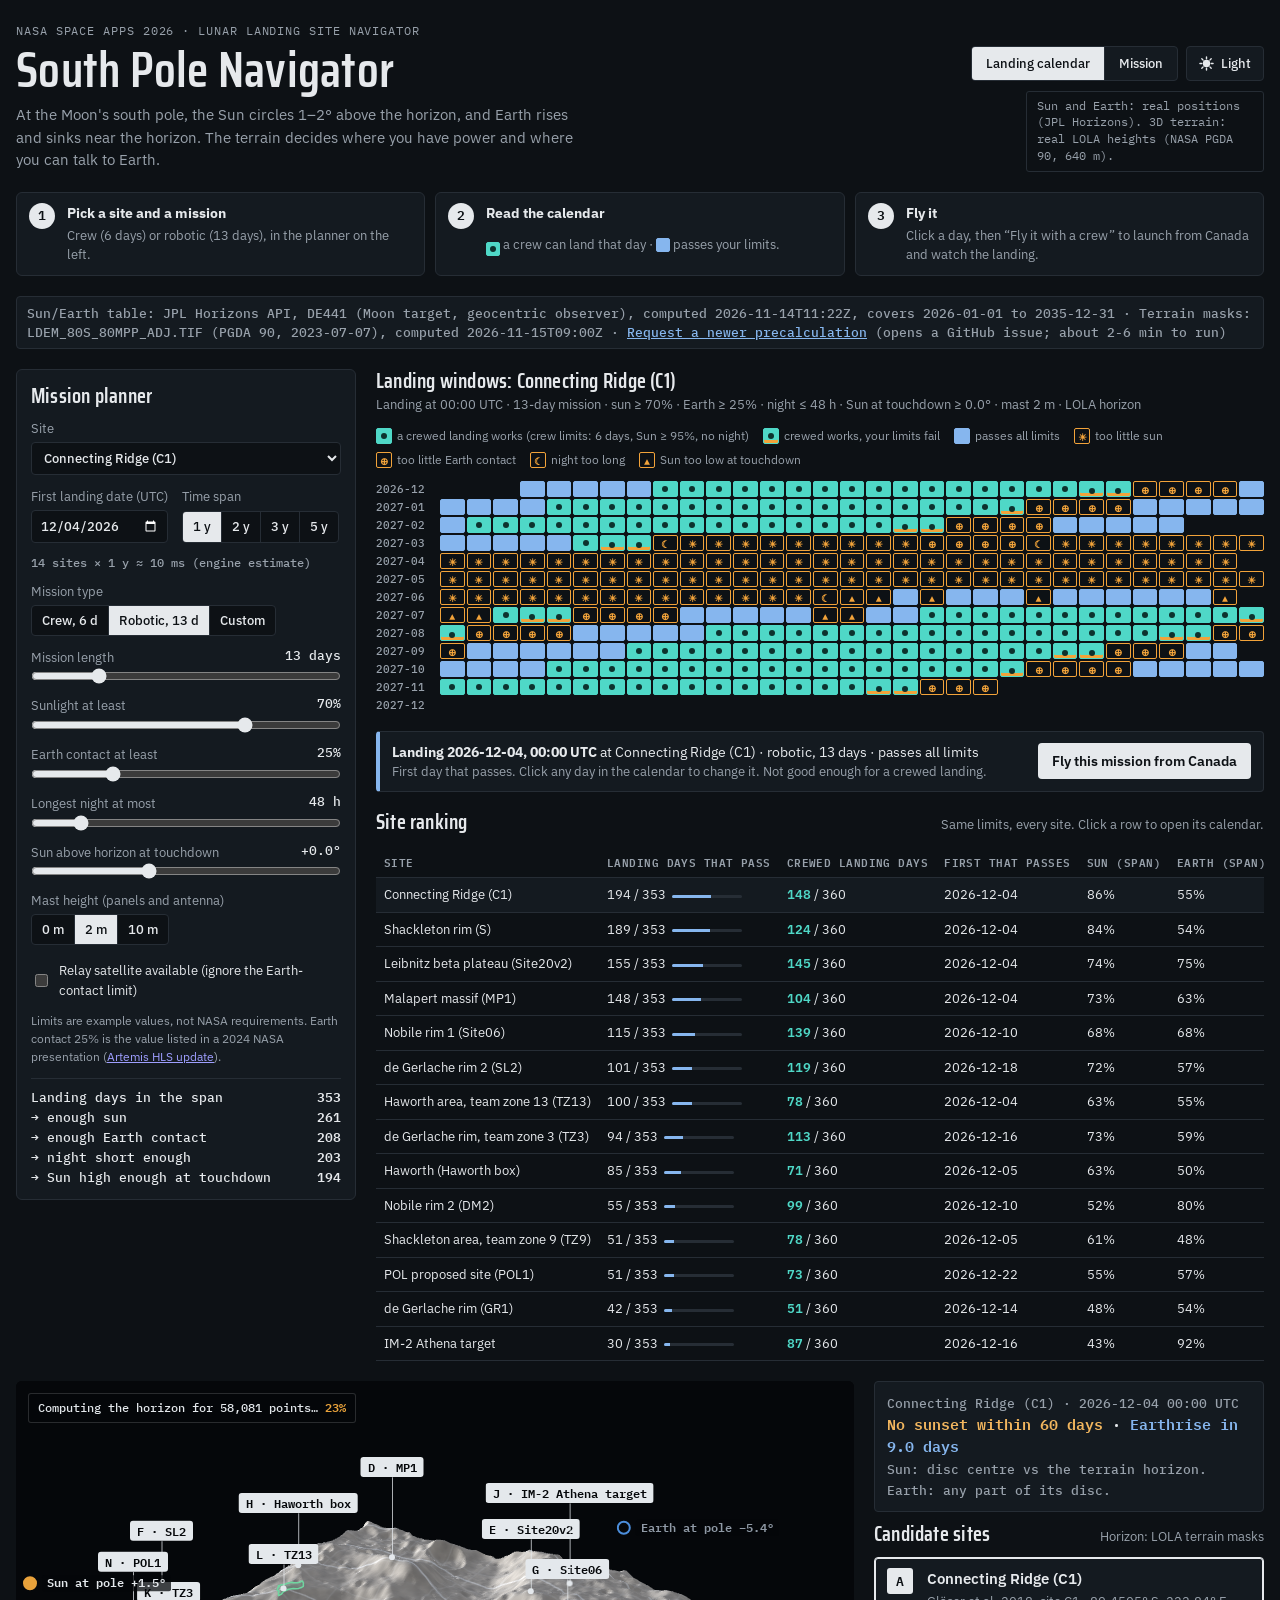
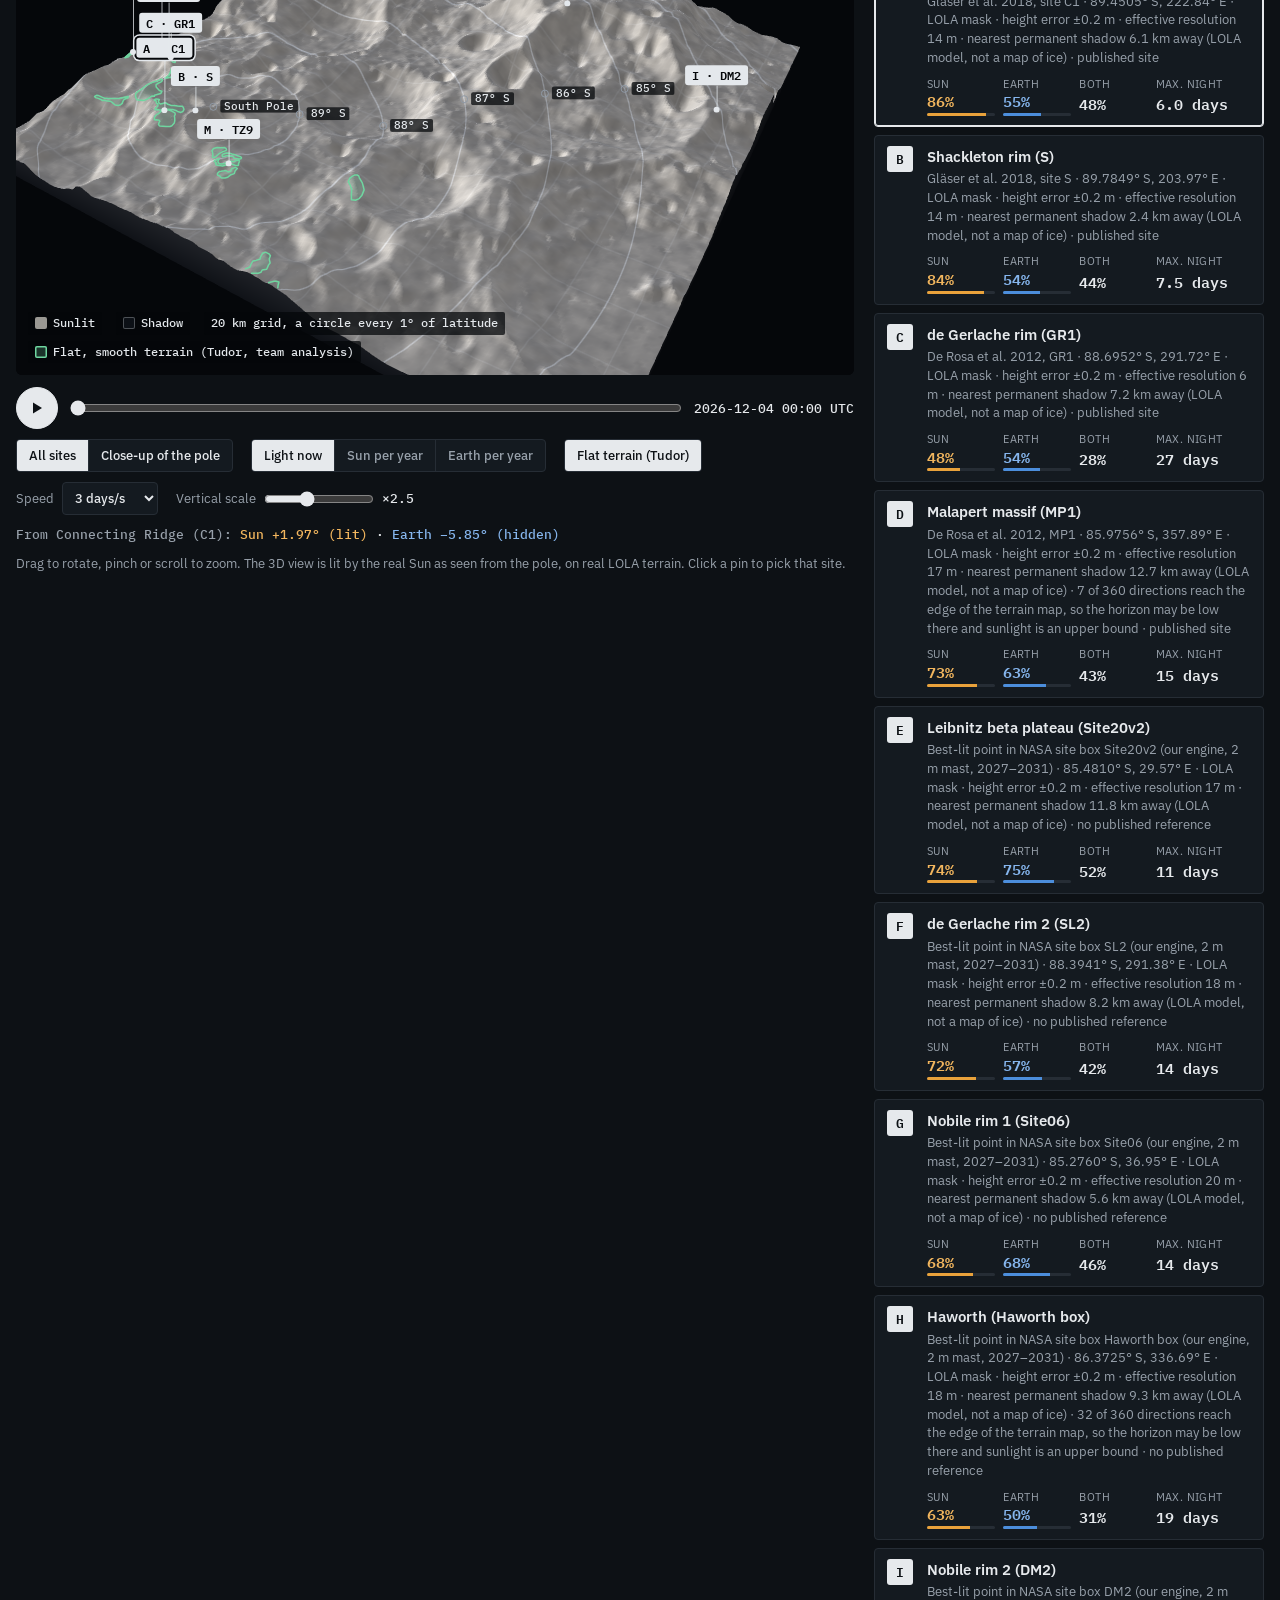
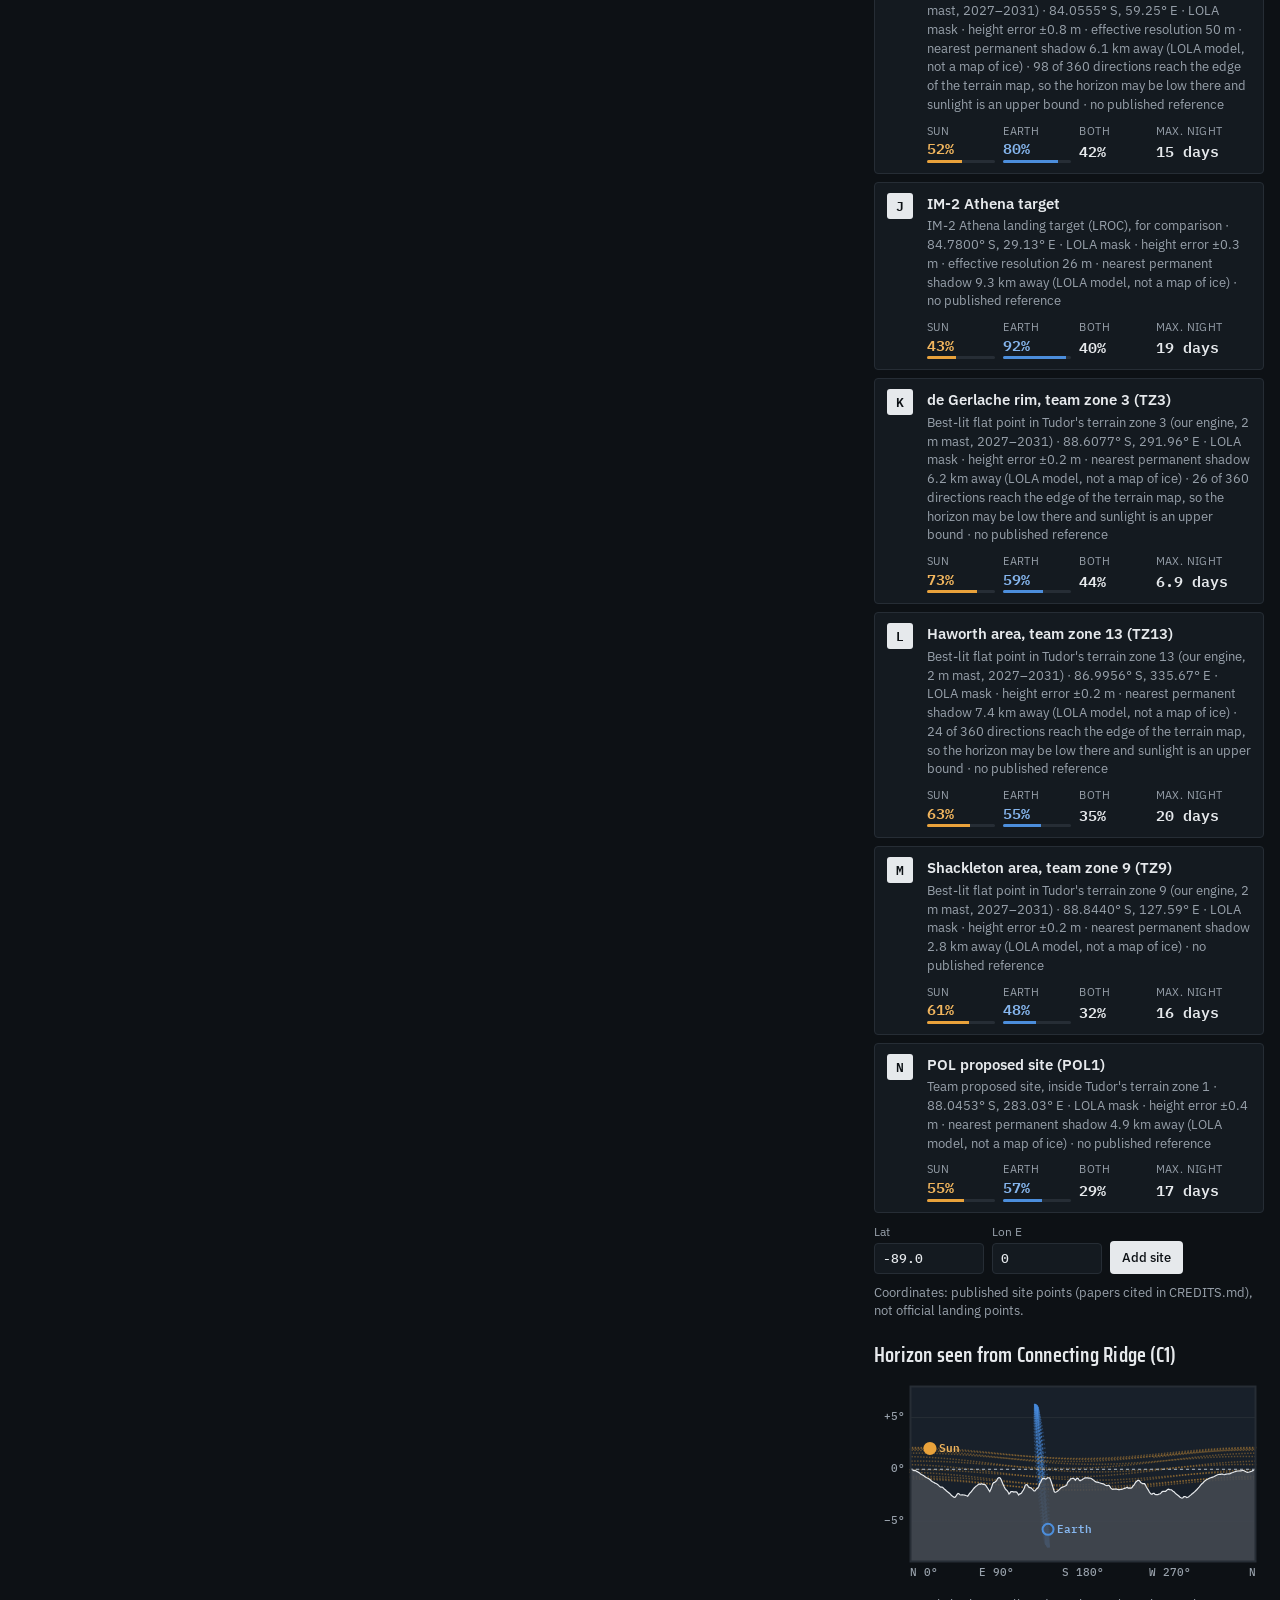
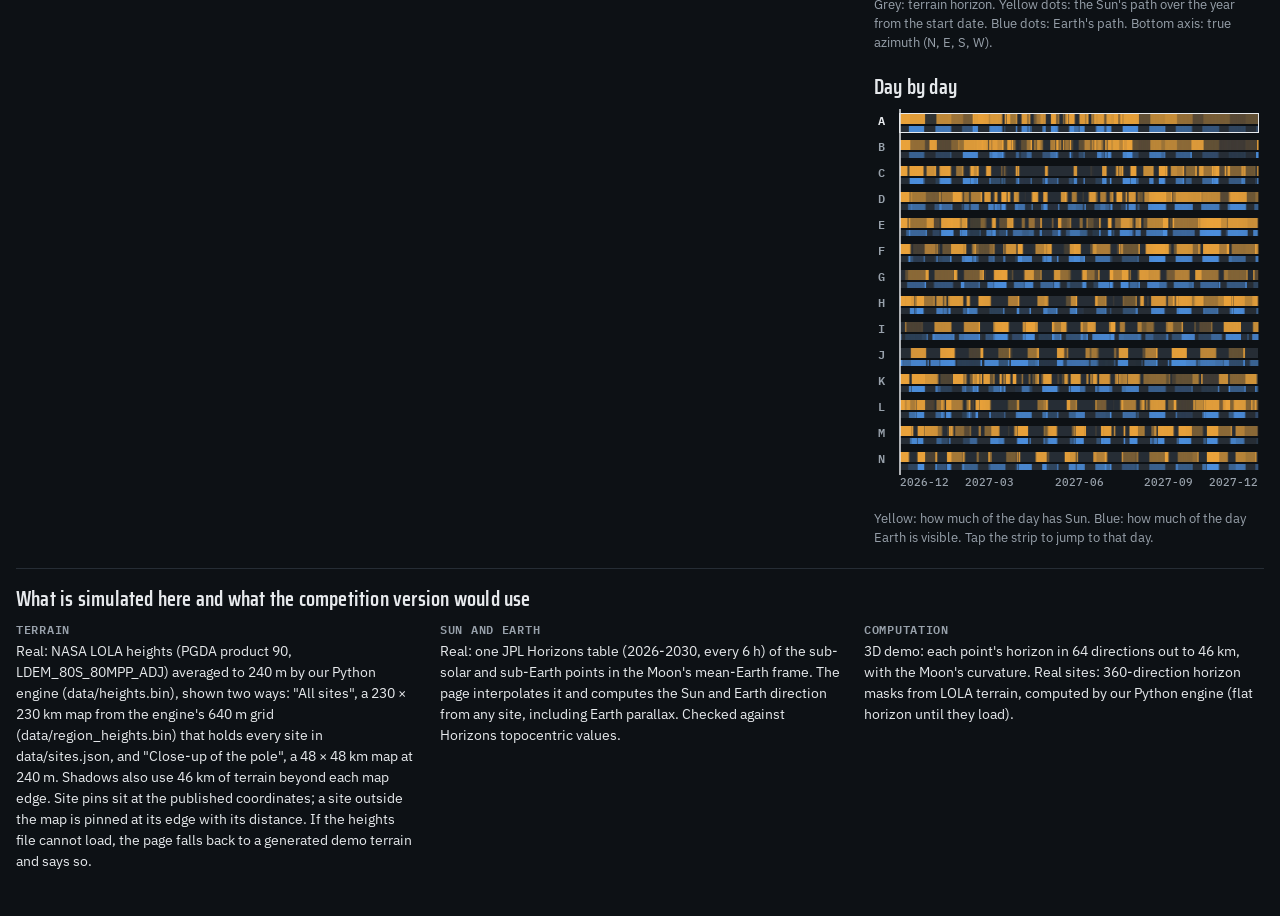
<file: index.html>
<!doctype html>
<html lang="en">
<head>
<meta charset="utf-8">
<meta name="viewport" content="width=device-width, initial-scale=1, viewport-fit=cover">
<!-- Peaks of Light · NASA Space Apps 2026 Alba Iulia · landing calendar and 3D map on LOLA terrain and JPL Horizons data -->
<title>South Pole Navigator</title>
<script>/* theme before the first paint: dark, unless this visitor chose light (js/theme.js remembers it) */
(function(){ var t = 'dark'; try { if (localStorage.getItem('pol-theme') === 'light') t = 'light'; } catch (e) {} document.documentElement.setAttribute('data-theme', t); })();</script>
<link rel="preconnect" href="https://fonts.googleapis.com">
<link rel="preconnect" href="https://fonts.gstatic.com" crossorigin>
<link rel="stylesheet" href="https://fonts.googleapis.com/css2?family=IBM+Plex+Mono:wght@400;500;600&family=IBM+Plex+Sans:wght@400;500;600&family=Saira+Condensed:wght@500;600;700&display=swap">
<link rel="stylesheet" href="css/calendar.css?v=b8e63a42">
</head>
<body>
<div class="app">
  <header class="top">
    <div>
      <p class="eyebrow">NASA Space Apps 2026 · Lunar Landing Site Navigator</p>
      <h1>South Pole Navigator</h1>
      <p class="lede">At the Moon's south pole, the Sun circles 1–2° above the horizon, and Earth rises and sinks near the horizon. The terrain decides where you have power and where you can talk to Earth.</p>
    </div>
    <div class="topright">
      <div class="navrow"><nav class="pages" aria-label="Pages"><a href="index.html" aria-current="page">Landing calendar</a><a href="mission.html">Mission</a></nav><button type="button" class="themebtn" id="themeBtn">Light</button></div>
      <p class="badge" id="terrainBadge">Sun and Earth: real positions (JPL Horizons). 3D terrain: loading…</p>
    </div>
  </header>

  <ol class="howto" aria-label="How to use this page">
    <li><b>Pick a site and a mission</b><span>Crew (6 days) or robotic (13 days), in the planner on the left.</span></li>
    <li><b>Read the calendar</b><span><i class="cal-c pass crewok"></i> a crew can land that day · <i class="cal-c pass"></i> passes your limits.</span></li>
    <li><b>Fly it</b><span>Click a day, then “Fly it with a crew” to launch from Canada and watch the landing.</span></li>
  </ol>

  <p class="prov" id="prov">Loading data…</p>

  <section class="planner" aria-label="Mission planner">
    <form class="pctl" id="pctl" onsubmit="return false">
      <h2>Mission planner</h2>
      <label class="fld">Site
        <select id="pSite"></select>
      </label>
      <div class="row2">
        <label class="fld">First landing date (UTC)
          <input id="start" type="date" min="2026-01-01" max="2030-01-01">
        </label>
        <div class="fld"><span>Time span</span>
          <div class="pseg" id="pYears" role="group" aria-label="Time span in years">
            <button type="button" data-v="1" aria-pressed="true">1 y</button><button type="button" data-v="2" aria-pressed="false">2 y</button><button type="button" data-v="3" aria-pressed="false">3 y</button><button type="button" data-v="5" aria-pressed="false">5 y</button>
          </div>
        </div>
      </div>
      <p class="est" id="pEst"></p>
      <div class="fld"><span>Mission type</span>
        <div class="pseg" id="pPreset" role="group" aria-label="Mission preset">
          <button type="button" data-v="crew" aria-pressed="false">Crew, 6 d</button><button type="button" data-v="robotic" aria-pressed="true">Robotic, 13 d</button><button type="button" data-v="custom" aria-pressed="false">Custom</button>
        </div>
      </div>
      <label class="sl">Mission length <output id="oLen"></output><input id="sLen" type="range" min="1" max="60" step="1"></label>
      <label class="sl">Sunlight at least <output id="oSun"></output><input id="sSun" type="range" min="0" max="100" step="1"></label>
      <label class="sl">Earth contact at least <output id="oEarth"></output><input id="sEarth" type="range" min="0" max="100" step="1"></label>
      <label class="sl">Longest night at most <output id="oNight"></output><input id="sNight" type="range" min="0" max="336" step="1"></label>
      <label class="sl">Sun above horizon at touchdown <output id="oTd"></output><input id="sTd" type="range" min="-3" max="5" step="0.1"></label>
      <div class="fld"><span>Mast height (panels and antenna)</span>
        <div class="pseg" id="pMast" role="group" aria-label="Mast height">
          <button type="button" data-v="0" aria-pressed="false">0 m</button><button type="button" data-v="2" aria-pressed="true">2 m</button><button type="button" data-v="10" aria-pressed="false">10 m</button>
        </div>
        <span class="hint" id="pMastNote"></span>
      </div>
      <label class="chk"><input id="cRelay" type="checkbox"> Relay satellite available (ignore the Earth-contact limit)</label>
      <p class="hint">Limits are example values, not NASA requirements. Earth contact 25% is the value listed in a 2024 NASA presentation (<a href="https://ntrs.nasa.gov/citations/20240009596" target="_blank" rel="noopener">Artemis HLS update</a>).</p>
      <div class="funnel" id="funnel" aria-live="polite"></div>
    </form>
    <div class="pmain">
      <div class="block-head"><h2 id="calTitle">Landing windows</h2><p class="caption" id="calNote"></p></div>
      <div class="callegend" aria-hidden="true">
        <span><i class="cal-c pass crewok"></i>a crewed landing works (crew limits: 6 days, Sun ≥ 95%, no night)</span>
        <span><i class="cal-c fail crewok"></i>crewed works, your limits fail</span>
        <span><i class="cal-c pass"></i>passes all limits</span>
        <span><i class="cal-c fail">☀</i>too little sun</span>
        <span><i class="cal-c fail">⊕</i>too little Earth contact</span>
        <span><i class="cal-c fail">☾</i>night too long</span>
        <span><i class="cal-c fail">▲</i>Sun too low at touchdown</span>
      </div>
      <div class="cal" id="cal"></div>
      <div class="flybar" id="flybar" aria-live="polite"></div>
      <div class="block-head"><h2>Site ranking</h2><p class="caption">Same limits, every site. Click a row to open its calendar.</p></div>
      <div class="tablewrap"><table class="rank" id="rank"></table></div>
    </div>
  </section>

  <main class="layout">
    <section class="stage" aria-label="3D map">
      <div class="viewport" id="viewport">
        <canvas id="gl" tabindex="0" aria-label="3D terrain of the lunar south pole region. Drag to rotate, use the arrow keys, or tap the terrain to pick a site."></canvas>
        <div class="labels" id="labels"></div>
        <div class="status" id="status" role="status">Computing shadows… <b>0%</b></div>
        <div class="legend" id="legend"></div>
      </div>
      <div class="controls">
        <div class="timebar">
          <button class="play" id="play" type="button" aria-label="Start the simulation">
            <svg viewBox="0 0 16 16" aria-hidden="true"><path id="playIcon" d="M4 2.5v11l9-5.5z"/></svg>
          </button>
          <input id="t" type="range" min="0" max="365" step="0.01" value="0" aria-label="Time since the start date">
          <output id="tOut" for="t">…</output>
        </div>
        <div class="opts">
          <div class="seg mapsize" id="mapSize" role="group" aria-label="Map size">
            <button type="button" data-map="sites" aria-pressed="true">All sites</button>
            <button type="button" data-map="pole" aria-pressed="false">Close-up of the pole</button>
          </div>
          <div class="seg" role="group" aria-label="What the map shows">
            <button type="button" data-mode="0" aria-pressed="true">Light now</button>
            <button type="button" data-mode="1" aria-pressed="false" disabled>Sun per year</button>
            <button type="button" data-mode="2" aria-pressed="false" disabled>Earth per year</button>
          </div>
          <div class="seg" role="group" aria-label="Team layers">
            <button type="button" id="zonesBtn" aria-pressed="true" title="Flat, smooth ground found by Tudor in ArcGIS (LOLA slope, roughness, permanent shadow). Not chosen for sunlight.">Flat terrain (Tudor)</button>
          </div>
          <label class="opt" for="speed">Speed
            <select id="speed">
              <option value="1">1 day/s</option>
              <option value="3" selected>3 days/s</option>
              <option value="10">10 days/s</option>
              <option value="30">30 days/s</option>
            </select>
          </label>
          <label class="opt" for="exag">Vertical scale
            <input id="exag" type="range" min="1" max="5" step="0.5" value="2.5">
            <output id="exagOut" for="exag">×2.5</output>
          </label>
        </div>
        <p class="readout" id="readout"></p>
        <p class="caption" id="terrainCaption">Drag to rotate, pinch or scroll to zoom. The 3D view is lit by the real Sun as seen from the pole.</p>
      </div>
    </section>

    <aside class="rail">
      <section class="block">
        <p class="headline" id="headline" aria-live="polite"></p>
        <div class="block-head">
          <h2>Candidate sites</h2>
          <p class="caption" id="horizonNote">Flat horizon until terrain masks load</p>
        </div>
        <div class="sites" id="sites"></div>
        <form class="addsite" id="addsite">
          <label>Lat <input id="aLat" type="number" step="0.0001" min="-90" max="-80" value="-89.0" required></label>
          <label>Lon E <input id="aLon" type="number" step="0.0001" min="0" max="360" value="0" required></label>
          <button type="submit">Add site</button>
        </form>
        <p class="caption">Coordinates: published site points (papers cited in CREDITS.md), not official landing points.</p>
      </section>
      <section class="block">
        <h2>Horizon seen from <span id="hName">A</span></h2>
        <canvas class="chart" id="horizon"></canvas>
        <p class="caption">Grey: terrain horizon. Yellow dots: the Sun's path over the year from the start date. Blue dots: Earth's path. Bottom axis: true azimuth (N, E, S, W).</p>
      </section>
      <section class="block">
        <h2>Day by day</h2>
        <canvas class="chart" id="timeline"></canvas>
        <p class="caption">Yellow: how much of the day has Sun. Blue: how much of the day Earth is visible. Tap the strip to jump to that day.</p>
      </section>
    </aside>
  </main>

  <section class="notes" aria-label="What is simulated">
    <h2>What is simulated here and what the competition version would use</h2>
    <dl>
      <div><dt>Terrain</dt><dd>Real: NASA LOLA heights (PGDA product 90, LDEM_80S_80MPP_ADJ) averaged to 240 m by our Python engine (data/heights.bin), shown two ways: "All sites", a 230 × 230 km map from the engine's 640 m grid (data/region_heights.bin) that holds every site in data/sites.json, and "Close-up of the pole", a 48 × 48 km map at 240 m. Shadows also use 46 km of terrain beyond each map edge. Site pins sit at the published coordinates; a site outside the map is pinned at its edge with its distance. If the heights file cannot load, the page falls back to a generated demo terrain and says so.</dd></div>
      <div><dt>Sun and Earth</dt><dd>Real: one JPL Horizons table (2026-2030, every 6 h) of the sub-solar and sub-Earth points in the Moon's mean-Earth frame. The page interpolates it and computes the Sun and Earth direction from any site, including Earth parallax. Checked against Horizons topocentric values.</dd></div>
      <div><dt>Computation</dt><dd>3D demo: each point's horizon in 64 directions out to 46 km, with the Moon's curvature. Real sites: 360-direction horizon masks from LOLA terrain, computed by our Python engine (flat horizon until they load).</dd></div>
    </dl>
  </section>
</div>

<script src="js/sky.js?v=24d85ff3"></script>
<script src="js/calendar.js?v=46987da7"></script>
<script src="js/theme.js?v=688b1b0a"></script>
</body>
</html>
</file>
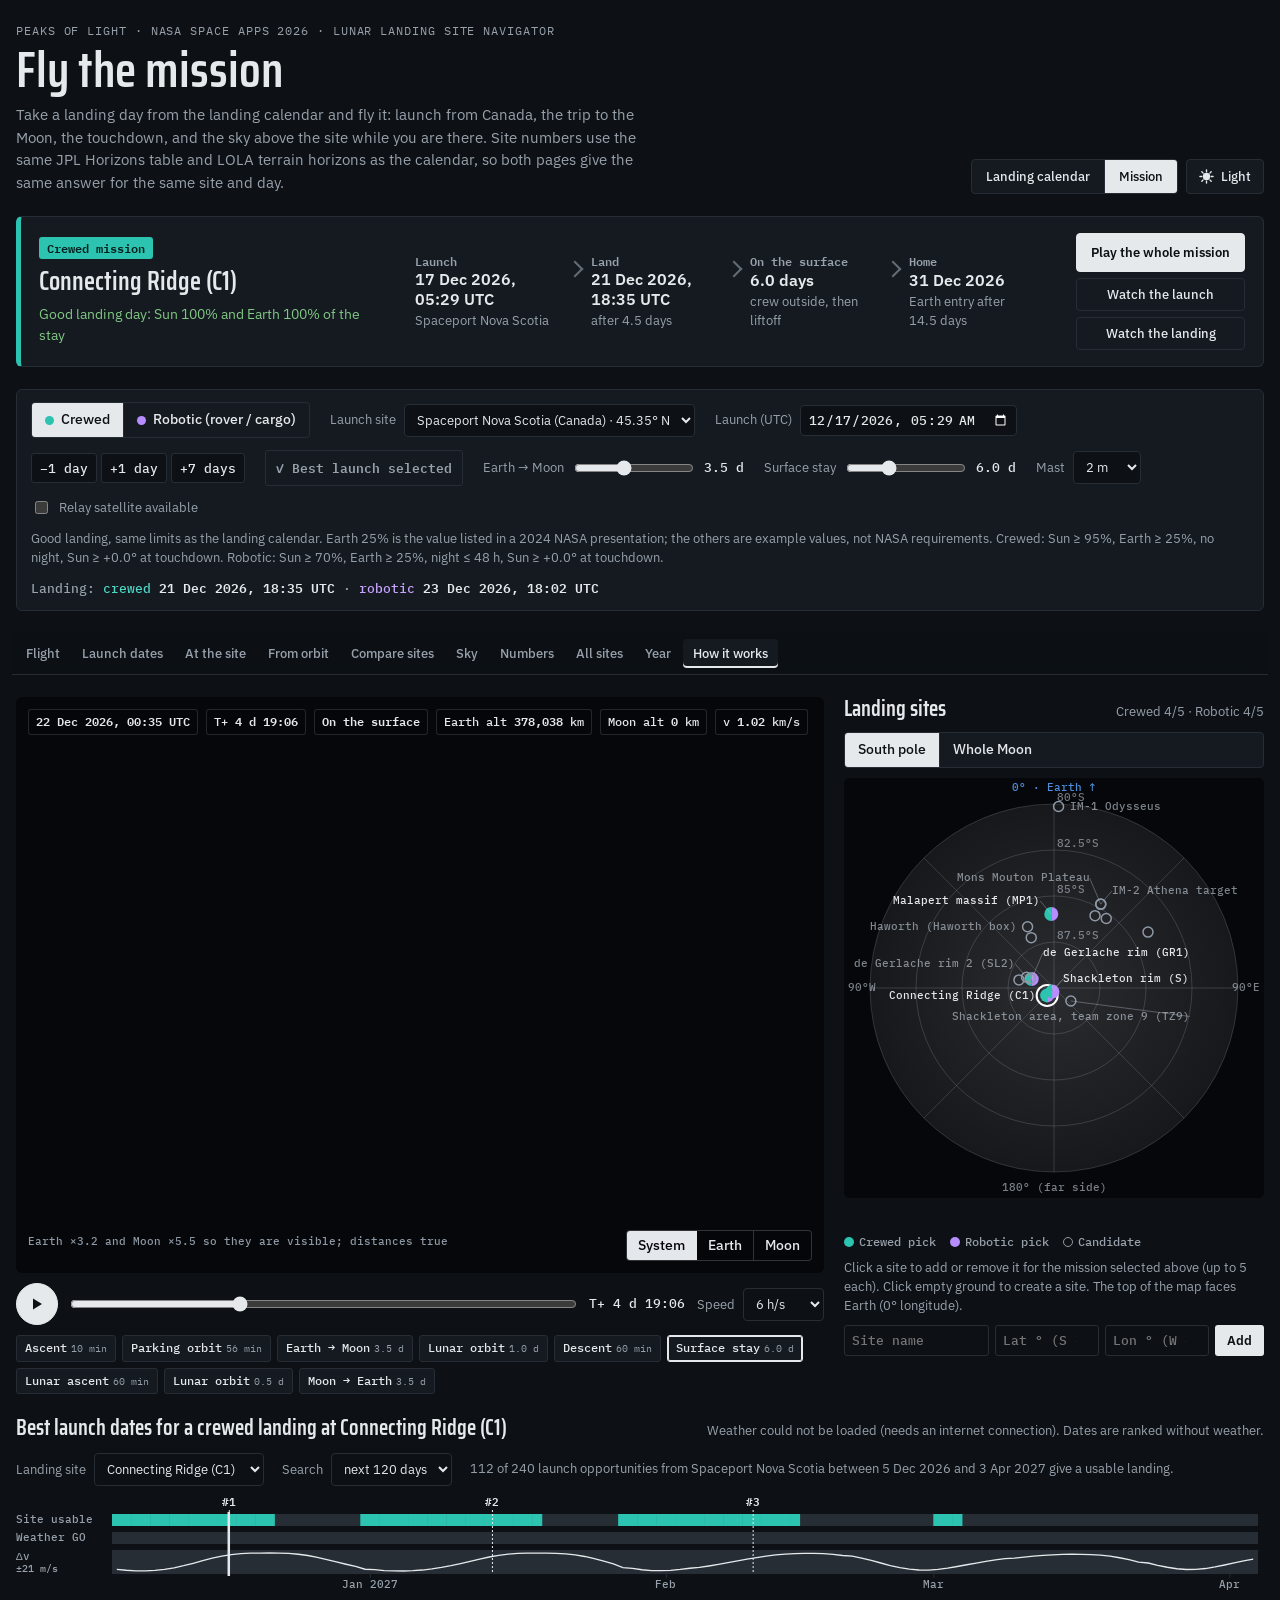
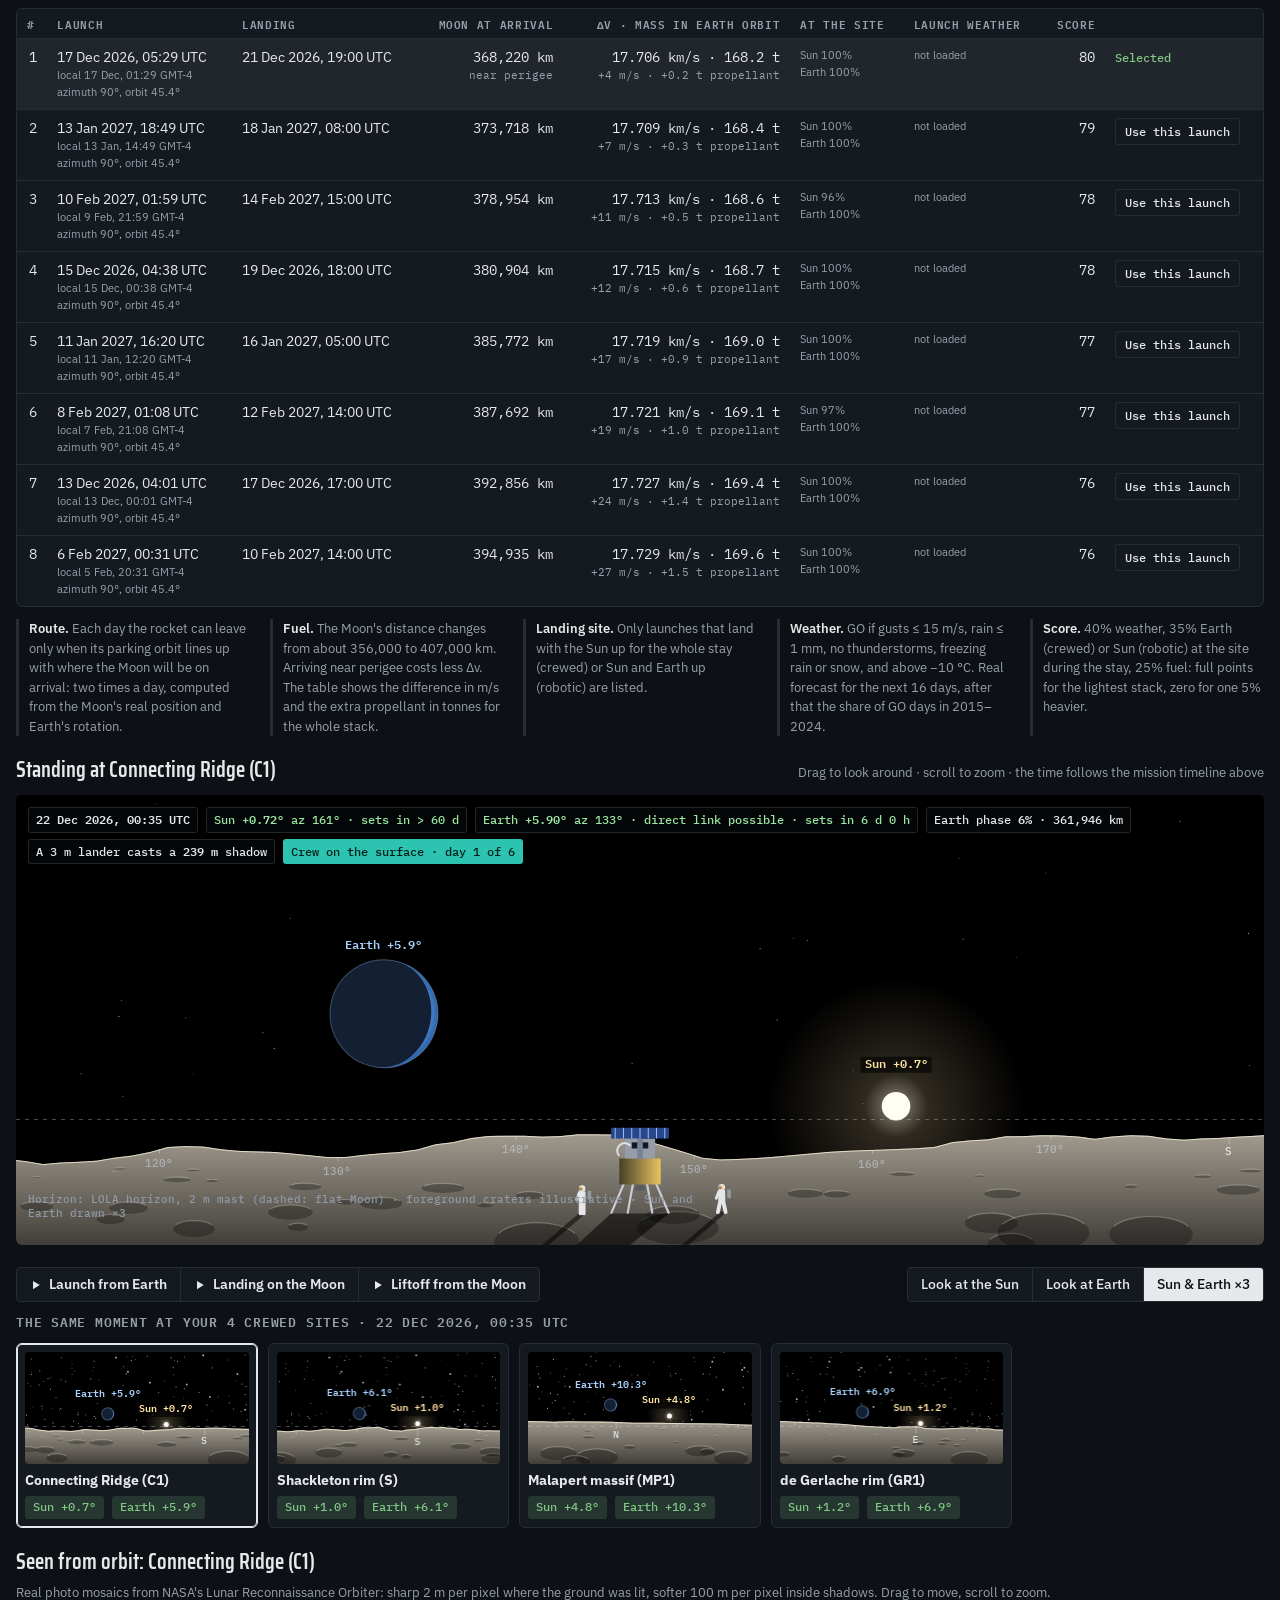
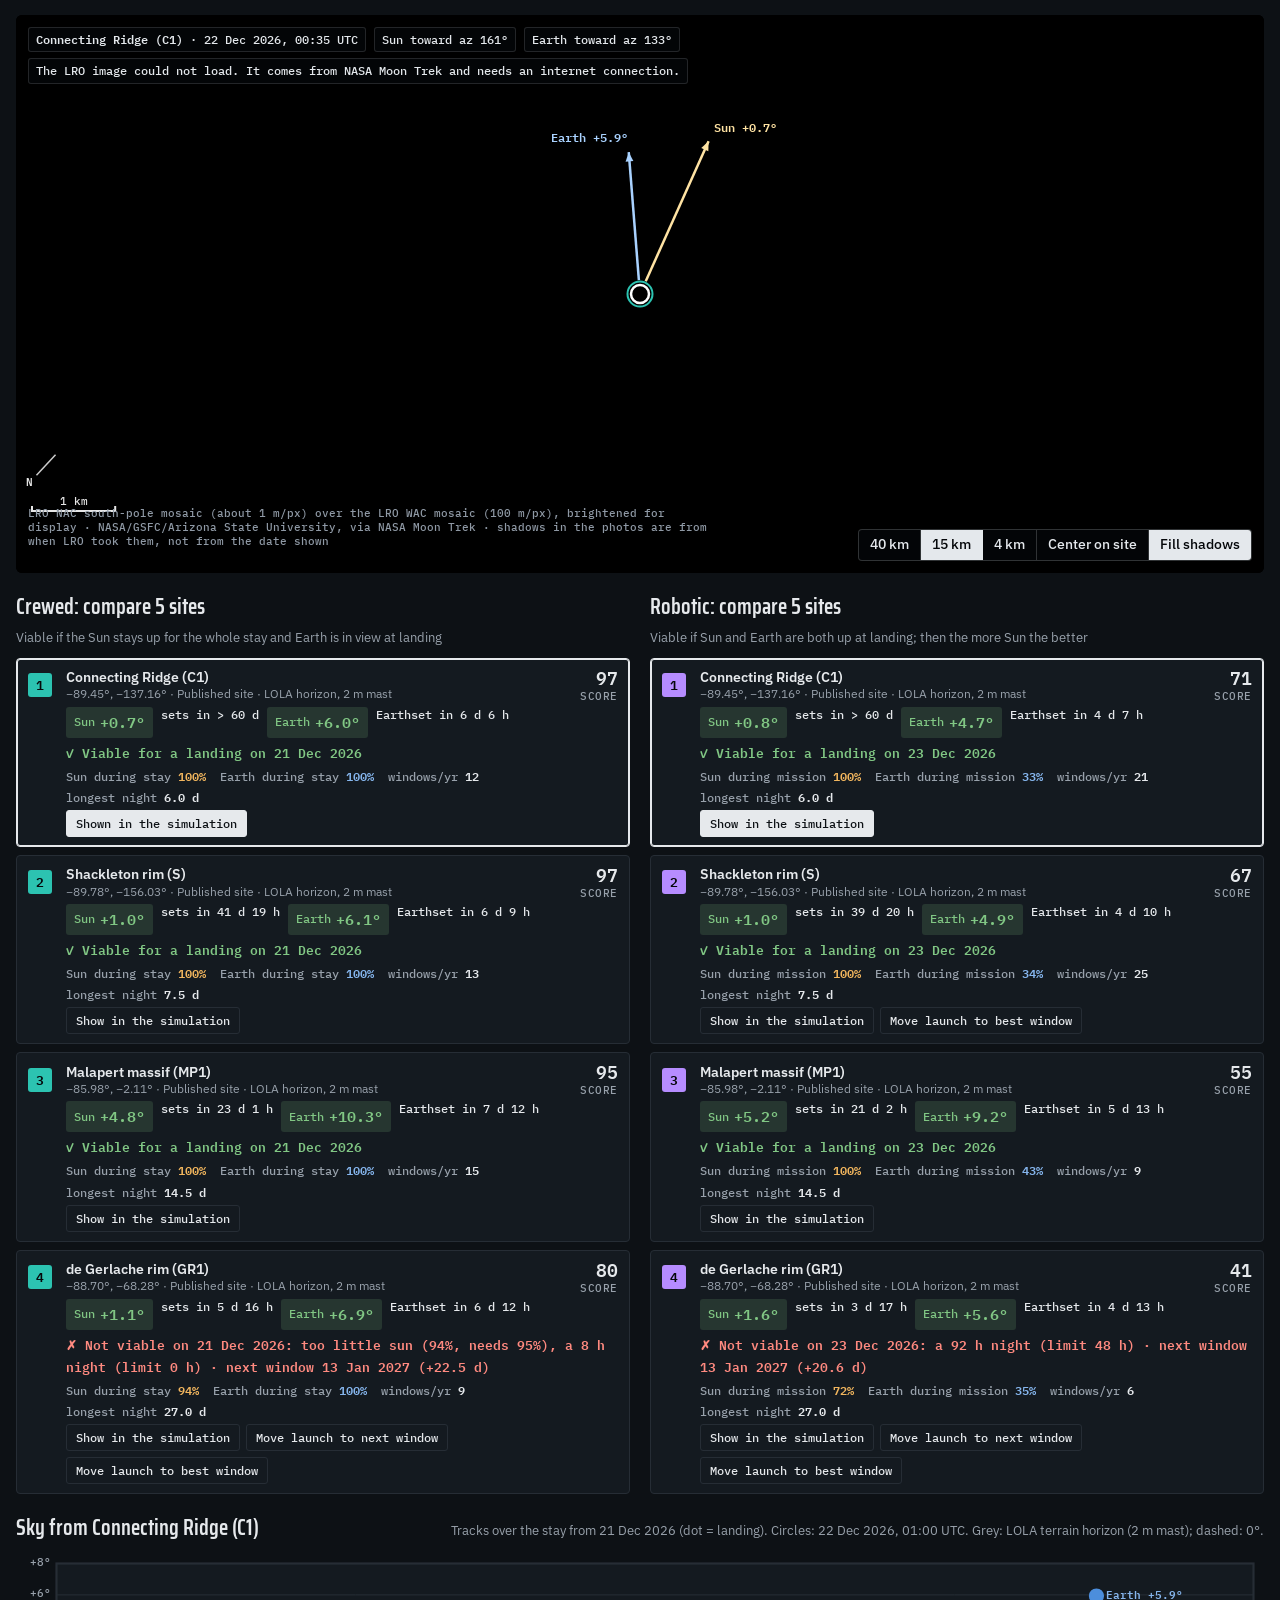
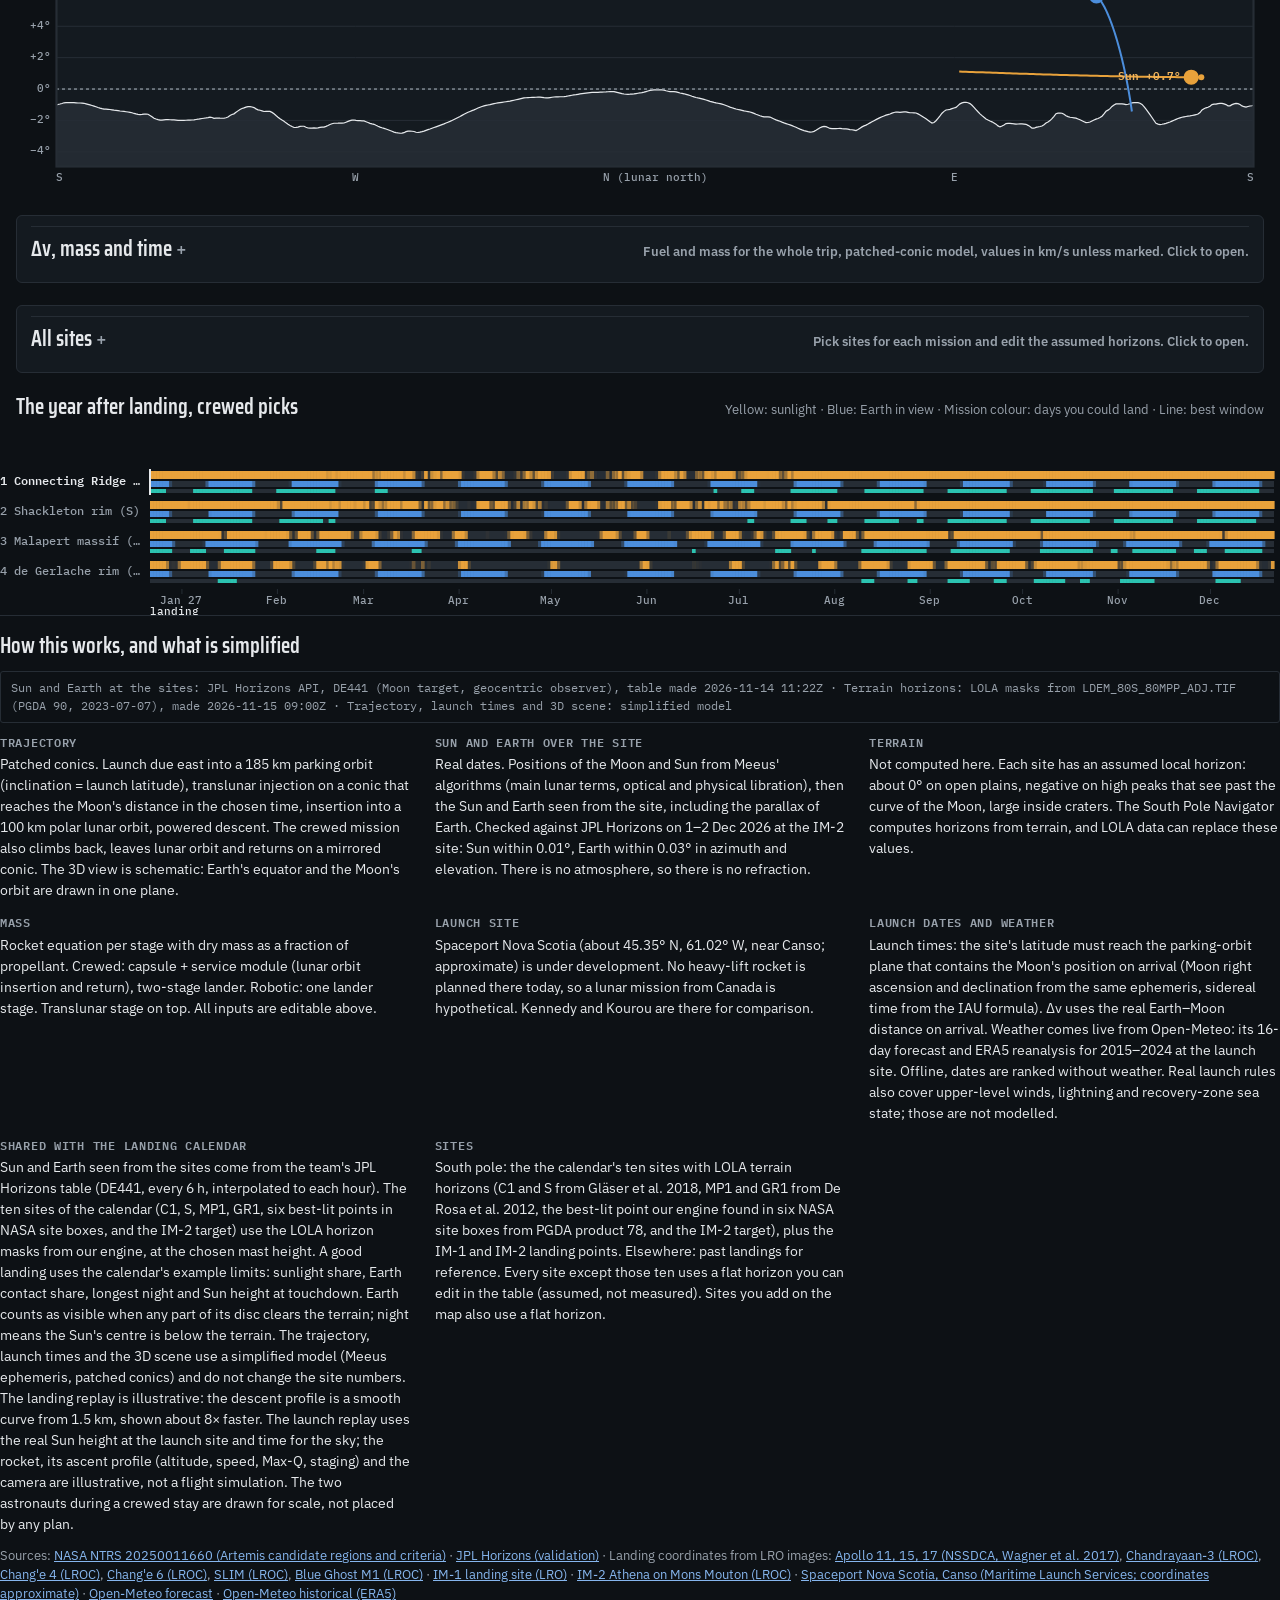
<file: mission.html>
<!doctype html>
<html lang="en">
<head>
<meta charset="utf-8">
<meta name="viewport" content="width=device-width, initial-scale=1, viewport-fit=cover">
<!-- Peaks of Light · NASA Space Apps 2026 Alba Iulia · Mission simulator: Earth (Canada) → lunar south pole, crewed vs robotic.
     Everything editable lives in the CONFIG block at the top of the script. -->
<title>Mission Simulator · Peaks of Light</title>
<script>/* theme before the first paint: dark, unless this visitor chose light (js/theme.js remembers it) */
(function(){ var t = 'dark'; try { if (localStorage.getItem('pol-theme') === 'light') t = 'light'; } catch (e) {} document.documentElement.setAttribute('data-theme', t); })();</script>
<link rel="preconnect" href="https://fonts.googleapis.com">
<link rel="preconnect" href="https://fonts.gstatic.com" crossorigin>
<link rel="stylesheet" href="https://fonts.googleapis.com/css2?family=IBM+Plex+Mono:wght@400;500;600&family=IBM+Plex+Sans:wght@400;500;600&family=Saira+Condensed:wght@500;600;700&display=swap">
<link rel="stylesheet" href="css/mission.css?v=e7074d6a">
</head>
<body>
<div class="app">
  <header class="top">
    <div>
      <p class="eyebrow">Peaks of Light · NASA Space Apps 2026 · Lunar Landing Site Navigator</p>
      <h1>Fly the mission</h1>
      <p class="lede">Take a landing day from the landing calendar and fly it: launch from Canada, the trip to the Moon, the touchdown, and the sky above the site while you are there. Site numbers use the same JPL Horizons table and LOLA terrain horizons as the calendar, so both pages give the same answer for the same site and day.</p>
    </div>
    <div class="navrow"><nav class="pages" aria-label="Pages">
      <a href="index.html">Landing calendar</a><a href="mission.html" aria-current="page">Mission</a>
    </nav><button type="button" class="themebtn" id="themeBtn">Light</button></div>
  </header>
  <p class="fromcal" id="fromCal" hidden></p>

  <section class="glance" id="glance" aria-label="Mission at a glance">
    <div><span class="g-type" id="gType">Crewed mission</span><h2 id="gSite">the site</h2><p class="g-verdict" id="gVerdict"></p></div>
    <ol class="g-steps" id="gSteps"></ol>
    <div class="g-act">
      <button type="button" class="primary" id="gPlay">Play the whole mission</button>
      <button type="button" id="gLaunch">Watch the launch</button>
      <button type="button" id="gLand">Watch the landing</button>
    </div>
  </section>

  <section class="setup" aria-label="Mission setup">
    <div class="seg" role="group" aria-label="Mission shown">
      <button type="button" data-mission="crewed" aria-pressed="true"><i class="dot crew"></i>Crewed</button>
      <button type="button" data-mission="robotic" aria-pressed="false"><i class="dot robot"></i>Robotic (rover / cargo)</button>
    </div>
    <label class="opt" for="launch">Launch site <select id="launch"></select></label>
    <label class="opt" for="ldate">Launch (UTC) <input id="ldate" type="datetime-local" step="60"></label>
    <div class="slip" role="group" aria-label="Shift the launch date">
      <button type="button" data-slip="-1">−1 day</button><button type="button" data-slip="1">+1 day</button><button type="button" data-slip="7">+7 days</button>
    </div>
    <button type="button" class="best" id="useBest">Best launch</button>
    <label class="opt" for="tof">Earth → Moon <input id="tof" type="range" min="2.5" max="5" step="0.1"><output id="tofOut" for="tof"></output></label>
    <label class="opt" for="stay"><span id="stayLabel">Surface stay</span> <input id="stay" type="range" min="1" max="30" step="0.25"><output id="stayOut" for="stay"></output></label>
    <label class="opt" for="mastSel">Mast <select id="mastSel"><option value="0">0 m</option><option value="2" selected>2 m</option><option value="10">10 m</option></select></label>
    <label class="opt" for="relayChk"><input id="relayChk" type="checkbox"> Relay satellite available</label>
    <p class="limits" id="limitsLine"></p>
    <p class="landing" id="landingOut"></p>
  </section>


  <nav class="jump" id="jump" aria-label="Sections of this page">
    <a href="#flight">Flight</a><a href="#lw">Launch dates</a><a href="#surface">At the site</a><a href="#orbit">From orbit</a><a href="#compare">Compare sites</a><a href="#skysec">Sky</a><a href="#numbers">Numbers</a><a href="#allsites">All sites</a><a href="#yearsec">Year</a><a href="#how">How it works</a>
  </nav>

  <main class="grid" id="flight">
    <section class="scene" aria-label="Trajectory">
      <div class="viewport" id="vp">
        <canvas id="sc" tabindex="0" aria-label="Trajectory from Earth to the Moon. Drag to rotate, scroll or pinch to zoom."></canvas>
        <div class="hud" id="hud"></div>
        <p class="scale-note" id="scaleNote"></p>
        <div class="views seg" role="group" aria-label="View">
          <button type="button" data-view="system" aria-pressed="true">System</button>
          <button type="button" data-view="earth" aria-pressed="false">Earth</button>
          <button type="button" data-view="moon" aria-pressed="false">Moon</button>
        </div>
      </div>
      <div class="timebar">
        <button class="play" id="play" type="button" aria-label="Play the mission"><svg viewBox="0 0 16 16" aria-hidden="true"><path id="playIcon" d="M4 2.5v11l9-5.5z"/></svg></button>
        <input id="met" type="range" min="0" max="1" step="0.0001" value="0" aria-label="Mission elapsed time">
        <output id="metOut" for="met">T+ 0 d 00:00</output>
        <label class="opt" for="warp">Speed
          <select id="warp">
            <option value="1">1 h/s</option>
            <option value="6" selected>6 h/s</option>
            <option value="12">12 h/s</option>
            <option value="24">1 day/s</option>
          </select>
        </label>
      </div>
      <div class="phases" id="phases" role="list"></div>
    </section>

    <aside class="picker" aria-label="Landing sites map">
      <div class="rank-head"><h2>Landing sites</h2><p class="caption" id="pickCount"></p></div>
      <div class="seg" role="group" aria-label="Map">
        <button type="button" data-map="pole" aria-pressed="true">South pole</button>
        <button type="button" data-map="globe" aria-pressed="false">Whole Moon</button>
      </div>
      <canvas id="map" aria-label="Landing site map. Click a site to select it for the active mission, or click empty ground to add a custom site."></canvas>
      <p class="msg" id="msg" role="status"></p>
      <div class="legend">
        <span><i style="background:var(--crew-fill)"></i>Crewed pick</span>
        <span><i style="background:var(--robot-fill)"></i>Robotic pick</span>
        <span><i style="border:1.5px solid #8F99A5"></i>Candidate</span>
      </div>
      <p class="caption" id="mapCaption">Click a site to add or remove it for the mission selected above (up to 5 each). Click empty ground to create your own site.</p>
      <form class="addsite" id="addSite" novalidate>
        <input id="asName" type="text" placeholder="Site name" aria-label="Site name" maxlength="40">
        <input id="asLat" type="number" step="any" min="-90" max="90" placeholder="Lat ° (S −)" aria-label="Latitude in degrees, south negative">
        <input id="asLon" type="number" step="any" min="-180" max="180" placeholder="Lon ° (W −)" aria-label="Longitude in degrees east, west negative">
        <button type="submit">Add</button>
      </form>
    </aside>
  </main>

  <section class="section" aria-label="Best launch dates" id="lw">
    <div class="rank-head"><h2>Best launch dates for <span id="lwWho">the site</span></h2><p class="caption" id="wxStatus"></p></div>
    <div class="lwctl">
      <label class="opt" for="lwSite">Landing site <select id="lwSite"></select></label>
      <label class="opt" for="lwRange">Search <select id="lwRange"><option value="60">next 60 days</option><option value="120" selected>next 120 days</option><option value="180">next 180 days</option></select></label>
      <p class="caption" id="lwCaption"></p>
    </div>
    <canvas class="chart" id="lwChart" aria-label="Launch days: when the site is usable at landing, chance of launch weather, and Δv per day"></canvas>
    <div class="tablewrap"><table id="lwTable"></table></div>
    <ul class="lwrule">
      <li><b>Route.</b> Each day the rocket can leave only when its parking orbit lines up with where the Moon will be on arrival: two times a day, computed from the Moon's real position and Earth's rotation.</li>
      <li><b>Fuel.</b> The Moon's distance changes from about 356,000 to 407,000 km. Arriving near perigee costs less Δv. The table shows the difference in m/s and the extra propellant in tonnes for the whole stack.</li>
      <li><b>Landing site.</b> Only launches that land with the Sun up for the whole stay (crewed) or Sun and Earth up (robotic) are listed.</li>
      <li><b>Weather.</b> GO if gusts ≤ 15 m/s, rain ≤ 1 mm, no thunderstorms, freezing rain or snow, and above −10 °C. Real forecast for the next 16 days, after that the share of GO days in 2015–2024.</li>
      <li><b>Score.</b> 40% weather, 35% Earth (crewed) or Sun (robotic) at the site during the stay, 25% fuel: full points for the lightest stack, zero for one 5% heavier.</li>
    </ul>
  </section>

  <section class="section" aria-label="Standing at the site" id="surface">
    <div class="rank-head"><h2>Standing at <span id="surfWho">the site</span></h2><p class="caption" id="surfCaption">Drag to look around · scroll to zoom · the time follows the mission timeline above</p></div>
    <div class="surface" id="surfWrap">
      <canvas id="surf" tabindex="0" aria-label="View from the landing site: horizon, Sun and Earth at their computed positions. Drag to look around."></canvas>
      <div class="hud" id="surfHud"></div>
      <p class="scale-note" id="surfNote"></p>
    </div>
    <div class="surfbar">
      <div class="seg replay" role="group" aria-label="Replay a moment">
        <button type="button" id="watchLaunch"><svg viewBox="0 0 16 16" aria-hidden="true"><path d="M4 2.5v11l9-5.5z"/></svg>Launch from Earth</button>
        <button type="button" id="watchLand"><svg viewBox="0 0 16 16" aria-hidden="true"><path d="M4 2.5v11l9-5.5z"/></svg>Landing on the Moon</button>
        <button type="button" id="watchLift"><svg viewBox="0 0 16 16" aria-hidden="true"><path d="M4 2.5v11l9-5.5z"/></svg>Liftoff from the Moon</button>
      </div>
      <div class="seg" role="group" aria-label="Look">
        <button type="button" data-look="sun" aria-pressed="false">Look at the Sun</button>
        <button type="button" data-look="earth" aria-pressed="false">Look at Earth</button>
        <button type="button" id="enlarge" aria-pressed="true">Sun &amp; Earth ×3</button>
      </div>
    </div>
    <div class="rank-head"><h3 id="minisTitle">The same moment at your 5 sites</h3></div>
    <div class="minis" id="minis"></div>
  </section>

  <section class="section" aria-label="Seen from orbit" id="orbit">
    <div class="rank-head"><h2>Seen from orbit: <span id="orbWho">the site</span></h2><p class="caption" id="orbCaption">Real photo mosaics from NASA's Lunar Reconnaissance Orbiter: sharp 2 m per pixel where the ground was lit, softer 100 m per pixel inside shadows. Drag to move, scroll to zoom.</p></div>
    <div class="orbit" id="orbWrap">
      <canvas id="orb" tabindex="0" aria-label="Real LRO image of the landing site seen from orbit, with the directions to the Sun and Earth at the time shown"></canvas>
      <div class="hud" id="orbHud"></div>
      <p class="scale-note" id="orbNote"></p>
      <div class="views seg" role="group" aria-label="Map width">
        <button type="button" data-orbw="40000" aria-pressed="false">40 km</button><button type="button" data-orbw="15000" aria-pressed="true">15 km</button><button type="button" data-orbw="4000" aria-pressed="false">4 km</button><button type="button" id="orbCenter">Center on site</button><button type="button" id="orbFill" aria-pressed="true" title="Inside shadows, show the wide-angle mosaic (100 m per pixel). Turn off to see only the sharp 2 m mosaic, with its shadows black.">Fill shadows</button>
      </div>
    </div>
  </section>

  <section class="ranks" aria-label="Site comparison" id="compare">
    <div class="rank crew">
      <div class="rank-head"><h2>Crewed: compare 5 sites</h2><p class="caption">Viable if the Sun stays up for the whole stay and Earth is in view at landing</p></div>
      <ol class="rlist" id="rankCrew"></ol>
    </div>
    <div class="rank robot">
      <div class="rank-head"><h2>Robotic: compare 5 sites</h2><p class="caption">Viable if Sun and Earth are both up at landing; then the more Sun the better</p></div>
      <ol class="rlist" id="rankRobot"></ol>
    </div>
  </section>

  <section class="section" aria-label="Sky from the site" id="skysec">
    <div class="rank-head"><h2>Sky from <span id="skyWho">the site</span></h2><p class="caption" id="skyCaption"></p></div>
    <canvas class="chart" id="sky"></canvas>
  </section>

  <details class="section fold" aria-label="Mission budget" id="numbers">
    <summary><h2>Δv, mass and time</h2><p class="caption">Fuel and mass for the whole trip, patched-conic model, values in km/s unless marked. Click to open.</p></summary>
    <div class="tablewrap"><table class="budget" id="budget"></table></div>
    <details>
      <summary>Vehicle assumptions (edit to see the effect)</summary>
      <div class="vgrid" id="vehicle"></div>
    </details>
  </details>

  <details class="section fold" aria-label="All sites" id="allsites">
    <summary><h2>All sites</h2><p class="caption">Pick sites for each mission and edit the assumed horizons. Click to open.</p></summary>
    <div class="tablewrap"><table id="sitesTable"></table></div>
  </details>

  <section class="section" aria-label="Year view" id="yearsec">
    <div class="rank-head"><h2>The year after landing, <span id="yearWho">crewed</span> picks</h2><p class="caption">Yellow: sunlight · Blue: Earth in view · Mission colour: days you could land · Line: best window</p></div></div>
    <canvas class="chart" id="year"></canvas>
  </section>

  <section class="notes" aria-label="Model and sources" id="how">
    <h2>How this works, and what is simplified</h2>
    <p class="prov" id="prov"></p>
    <dl>
      <div><dt>Trajectory</dt><dd>Patched conics. Launch due east into a 185 km parking orbit (inclination = launch latitude), translunar injection on a conic that reaches the Moon's distance in the chosen time, insertion into a 100 km polar lunar orbit, powered descent. The crewed mission also climbs back, leaves lunar orbit and returns on a mirrored conic. The 3D view is schematic: Earth's equator and the Moon's orbit are drawn in one plane.</dd></div>
      <div><dt>Sun and Earth over the site</dt><dd>Real dates. Positions of the Moon and Sun from Meeus' algorithms (main lunar terms, optical and physical libration), then the Sun and Earth seen from the site, including the parallax of Earth. Checked against JPL Horizons on 1–2 Dec 2026 at the IM-2 site: Sun within 0.01°, Earth within 0.03° in azimuth and elevation. There is no atmosphere, so there is no refraction.</dd></div>
      <div><dt>Terrain</dt><dd>Not computed here. Each site has an assumed local horizon: about 0° on open plains, negative on high peaks that see past the curve of the Moon, large inside craters. The South Pole Navigator computes horizons from terrain, and LOLA data can replace these values.</dd></div>
      <div><dt>Mass</dt><dd>Rocket equation per stage with dry mass as a fraction of propellant. Crewed: capsule + service module (lunar orbit insertion and return), two-stage lander. Robotic: one lander stage. Translunar stage on top. All inputs are editable above.</dd></div>
      <div><dt>Launch site</dt><dd>Spaceport Nova Scotia (about 45.35° N, 61.02° W, near Canso; approximate) is under development. No heavy-lift rocket is planned there today, so a lunar mission from Canada is hypothetical. Kennedy and Kourou are there for comparison.</dd></div>
      <div><dt>Launch dates and weather</dt><dd>Launch times: the site's latitude must reach the parking-orbit plane that contains the Moon's position on arrival (Moon right ascension and declination from the same ephemeris, sidereal time from the IAU formula). Δv uses the real Earth–Moon distance on arrival. Weather comes live from Open-Meteo: its 16-day forecast and ERA5 reanalysis for 2015–2024 at the launch site. Offline, dates are ranked without weather. Real launch rules also cover upper-level winds, lightning and recovery-zone sea state; those are not modelled.</dd></div>
      <div><dt>Shared with the landing calendar</dt><dd>Sun and Earth seen from the sites come from the team's JPL Horizons table (DE441, every 6 h, interpolated to each hour). The ten sites of the calendar (C1, S, MP1, GR1, six best-lit points in NASA site boxes, and the IM-2 target) use the LOLA horizon masks from our engine, at the chosen mast height. A good landing uses the calendar's example limits: sunlight share, Earth contact share, longest night and Sun height at touchdown. Earth counts as visible when any part of its disc clears the terrain; night means the Sun's centre is below the terrain. The trajectory, launch times and the 3D scene use a simplified model (Meeus ephemeris, patched conics) and do not change the site numbers. The landing replay is illustrative: the descent profile is a smooth curve from 1.5 km, shown about 8× faster. The launch replay uses the real Sun height at the launch site and time for the sky; the rocket, its ascent profile (altitude, speed, Max-Q, staging) and the camera are illustrative, not a flight simulation. The two astronauts during a crewed stay are drawn for scale, not placed by any plan.</dd></div>
      <div><dt>Sites</dt><dd>South pole: the the calendar's ten sites with LOLA terrain horizons (C1 and S from Gläser et al. 2018, MP1 and GR1 from De Rosa et al. 2012, the best-lit point our engine found in six NASA site boxes from PGDA product 78, and the IM-2 target), plus the IM-1 and IM-2 landing points. Elsewhere: past landings for reference. Every site except those ten uses a flat horizon you can edit in the table (assumed, not measured). Sites you add on the map also use a flat horizon.</dd></div>
    </dl>
    <p class="caption">Sources: <a href="https://ntrs.nasa.gov/citations/20250011660" target="_blank" rel="noopener">NASA NTRS 20250011660 (Artemis candidate regions and criteria)</a> · <a href="https://ssd.jpl.nasa.gov/horizons/" target="_blank" rel="noopener">JPL Horizons (validation)</a> · Landing coordinates from LRO images: <a href="https://nssdc.gsfc.nasa.gov/planetary/lunar/lunar_sites.html" target="_blank" rel="noopener">Apollo 11, 15, 17 (NSSDCA, Wagner et al. 2017)</a>, <a href="https://lroc.im-ldi.com/images/1314" target="_blank" rel="noopener">Chandrayaan-3 (LROC)</a>, <a href="https://lroc.im-ldi.com/images/1100" target="_blank" rel="noopener">Chang'e 4 (LROC)</a>, <a href="https://lroc.im-ldi.com/images/1374" target="_blank" rel="noopener">Chang'e 6 (LROC)</a>, <a href="https://lroc.im-ldi.com/images/1358" target="_blank" rel="noopener">SLIM (LROC)</a>, <a href="https://lroc.im-ldi.com/images/1407" target="_blank" rel="noopener">Blue Ghost M1 (LROC)</a> · <a href="https://www.nasa.gov/missions/lro/nasas-lro-images-intuitive-machines-odysseus-lander/" target="_blank" rel="noopener">IM-1 landing site (LRO)</a> · <a href="https://lroc.im-ldi.com/images/1408" target="_blank" rel="noopener">IM-2 Athena on Mons Mouton (LROC)</a> · <a href="https://maritimelaunch.com/" target="_blank" rel="noopener">Spaceport Nova Scotia, Canso (Maritime Launch Services; coordinates approximate)</a> · <a href="https://open-meteo.com/en/docs" target="_blank" rel="noopener">Open-Meteo forecast</a> · <a href="https://open-meteo.com/en/docs/historical-weather-api" target="_blank" rel="noopener">Open-Meteo historical (ERA5)</a></p>
  </section>
</div>

<script src="js/sky.js?v=24d85ff3"></script>
<script src="js/mission.js?v=f7ed31f6"></script>
<script src="js/theme.js?v=688b1b0a"></script>
</body>
</html>
</file>
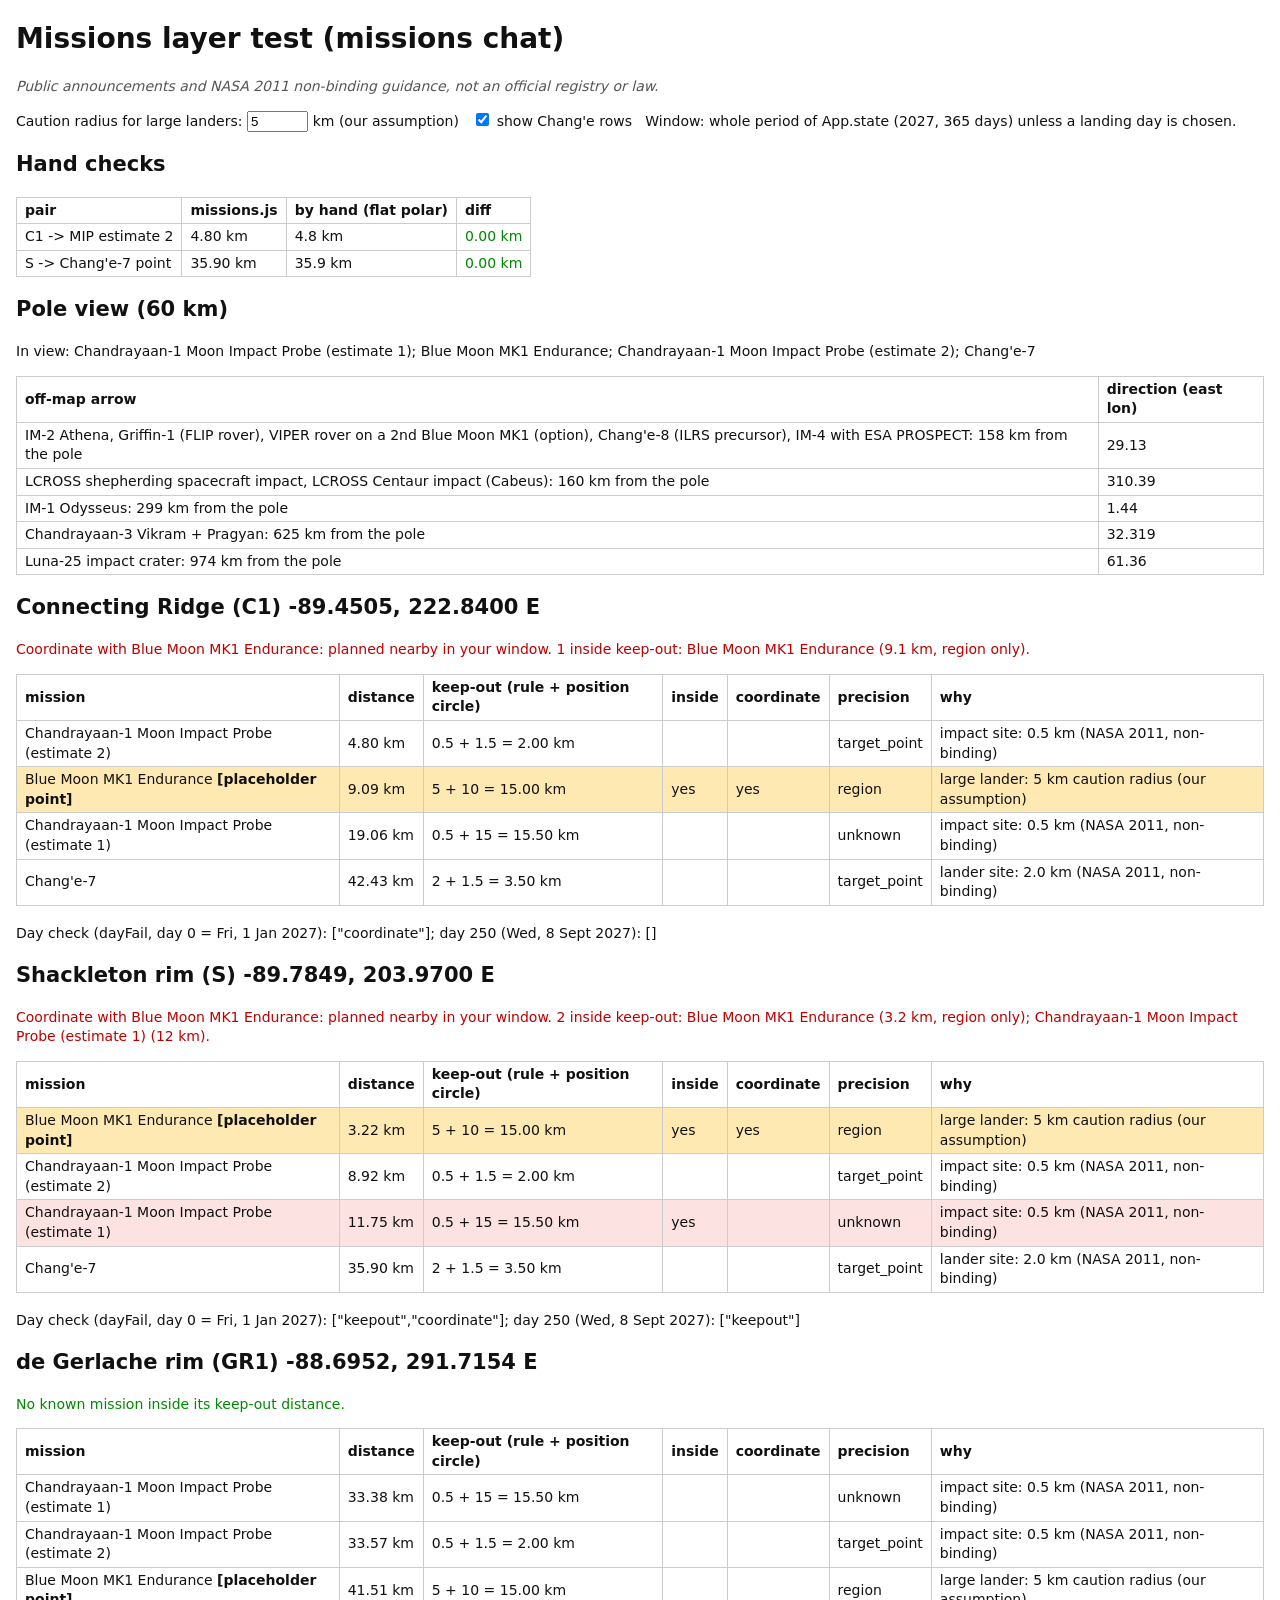
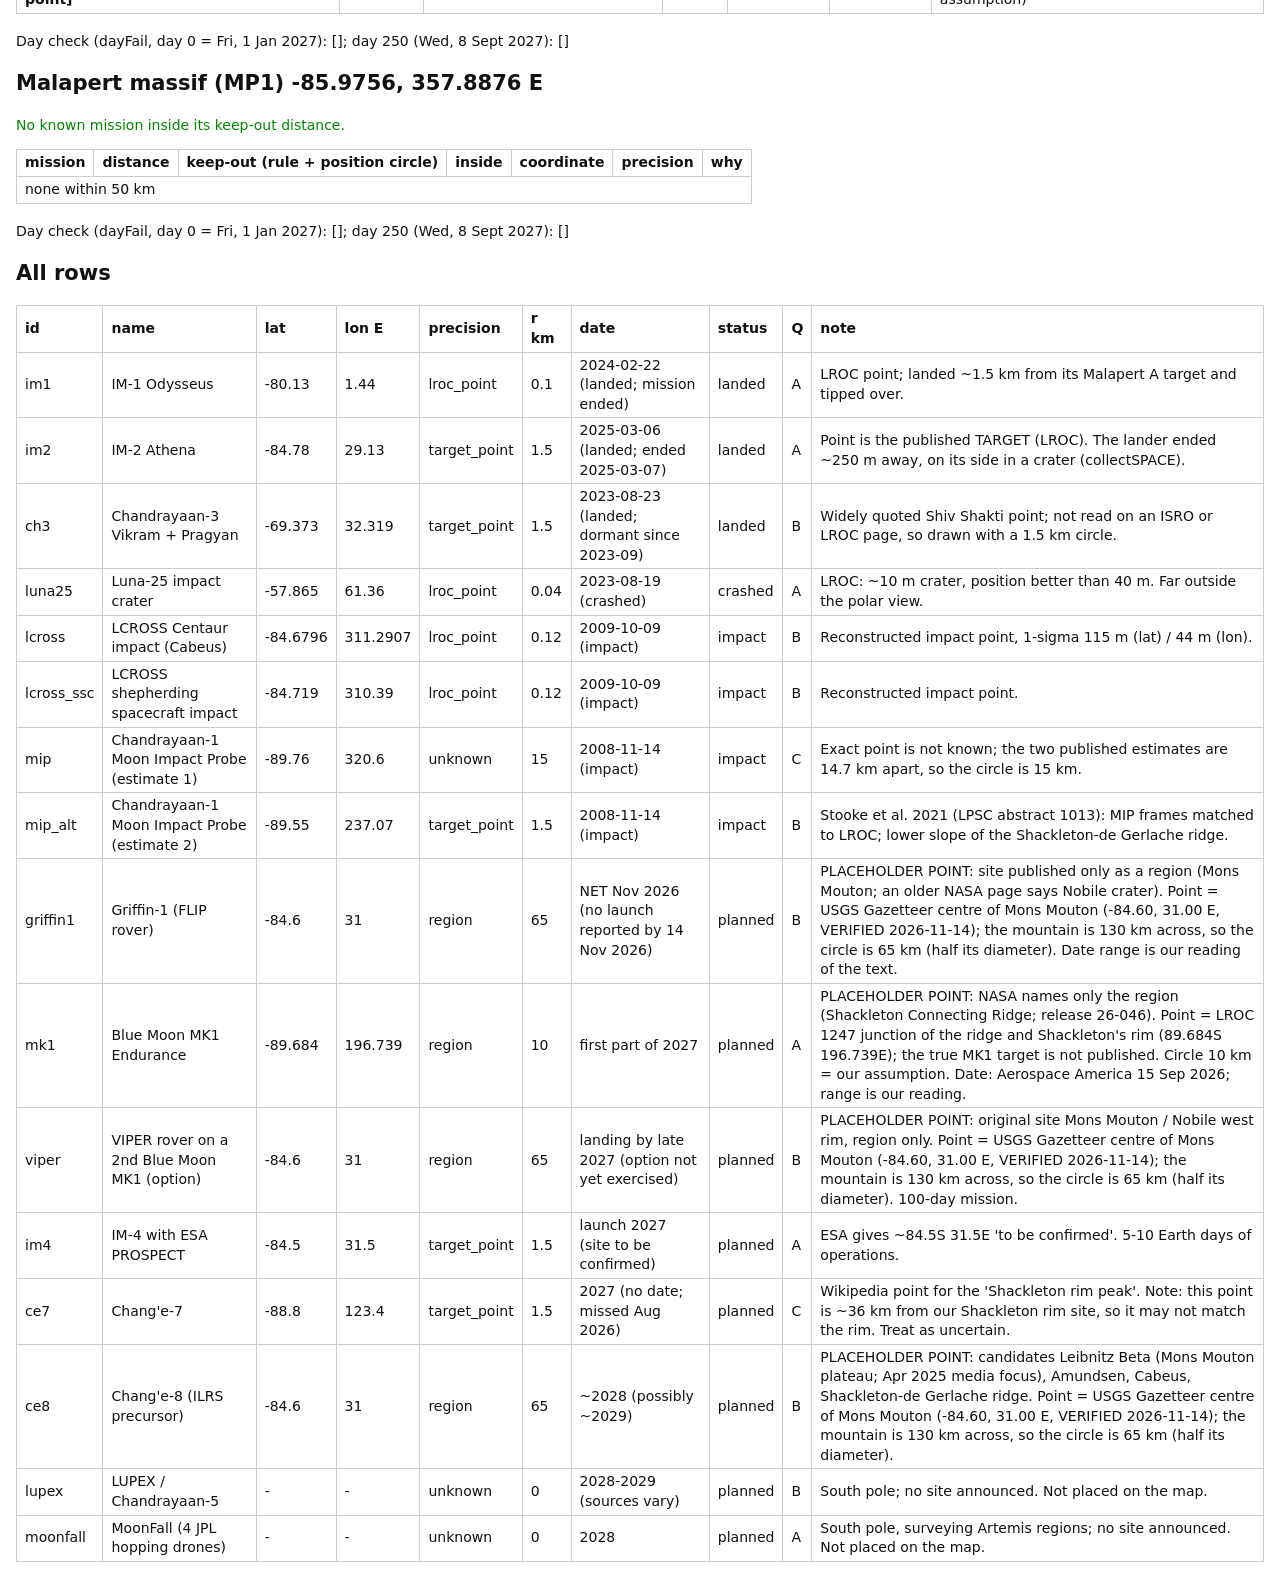
<file: app/missions-test.html>
<!doctype html>
<html lang="en">
<head>
<meta charset="utf-8">
<title>Missions test</title>
<style>
  body{font:14px/1.4 system-ui,sans-serif;margin:16px;background:#fff;color:#111}
  table{border-collapse:collapse;margin:6px 0 18px}
  td,th{border:1px solid #ccc;padding:3px 8px;text-align:left}
  .in{background:#fde2e2}.co{background:#ffe9b3}.lab{color:#555;font-style:italic}
  .ok{color:#080}.bad{color:#b00}
</style>
</head>
<body>
<h1>Missions layer test (missions chat)</h1>
<p class="lab" id="label"></p>
<p>Caution radius for large landers: <input id="caution" type="number" value="5" min="0" step="1" style="width:4em"> km (our assumption)
 &nbsp; <label><input id="cn" type="checkbox" checked> show Chang'e rows</label>
 &nbsp; Window: whole period of App.state (2027, 365 days) unless a landing day is chosen.</p>
<h2>Hand checks</h2><div id="checks"></div>
<div id="out"></div>
<h2>All rows</h2><div id="rows"></div>
<script src="js/core.js"></script>
<script src="js/missions.js"></script>
<script>
const $ = s => document.querySelector(s);
const esc = s => String(s).replace(/[&<>]/g, c => ({'&':'&amp;','<':'&lt;','>':'&gt;'}[c]));
function render(){
  const opts = {caution: +$('#caution').value, cn: $('#cn').checked, withinKm: 50};
  $('#out').innerHTML = App.sites.map((s, i) => {
    const sum = Missions.summary(i, opts), hits = Missions.near(i, opts);
    return `<h2>${esc(s.name)} (${esc(s.short)}) ${s.lat.toFixed(4)}, ${s.lon.toFixed(4)} E</h2>
      <p class="${sum.ok ? 'ok' : 'bad'}">${esc(sum.text)}</p>
      <table><tr><th>mission</th><th>distance</th><th>keep-out (rule + position circle)</th><th>inside</th><th>coordinate</th><th>precision</th><th>why</th></tr>
      ${hits.map(h => `<tr class="${h.coordinate ? 'co' : h.inside ? 'in' : ''}"><td>${esc(h.m.name)}${h.m.placeholder ? ' <b>[placeholder point]</b>' : ''}</td>
        <td>${h.km.toFixed(2)} km</td><td>${h.ruleKm} + ${h.m.radius_km} = ${h.needKm.toFixed(2)} km</td><td>${h.inside ? 'yes' : ''}</td>
        <td>${h.coordinate ? 'yes' : ''}</td><td>${esc(h.m.precision)}</td><td>${esc(h.why)}</td></tr>`).join('') || '<tr><td colspan=7>none within 50 km</td></tr>'}
      </table>
      <p>Day check (dayFail, day 0 = ${App.dayDate(0)}): ${JSON.stringify(Missions.dayFail(i, 0, opts))}; day 250 (${App.dayDate(250)}): ${JSON.stringify(Missions.dayFail(i, 250, opts))}</p>`;
  }).join('');
}
(async function(){
  $('#label').textContent = Missions.LABEL;
  await App.ready; const rows = await Missions.load();
  // two distances checked by hand (see the vault log for the arithmetic)
  const c1 = App.sites[0], s = App.sites[1], mip2 = rows.find(r => r.id === 'mip_alt'), ce7 = rows.find(r => r.id === 'ce7');
  const checks = [
    ['C1 -> MIP estimate 2', Missions.distanceKm(c1.lat, c1.lon, mip2.lat, mip2.lon), 4.80],
    ['S -> Chang\'e-7 point', Missions.distanceKm(s.lat, s.lon, ce7.lat, ce7.lon), 35.9],
  ];
  $('#checks').innerHTML = '<table><tr><th>pair</th><th>missions.js</th><th>by hand (flat polar)</th><th>diff</th></tr>' +
    checks.map(([n, a, b]) => `<tr><td>${n}</td><td>${a.toFixed(2)} km</td><td>${b} km</td><td class="${Math.abs(a-b) < 0.2 ? 'ok' : 'bad'}">${(a-b).toFixed(2)} km</td></tr>`).join('') + '</table>';
  $('#rows').innerHTML = '<table><tr><th>id</th><th>name</th><th>lat</th><th>lon E</th><th>precision</th><th>r km</th><th>date</th><th>status</th><th>Q</th><th>note</th></tr>' +
    rows.map(r => `<tr><td>${r.id}</td><td>${esc(r.name)}</td><td>${r.lat ?? '-'}</td><td>${r.lon ?? '-'}</td><td>${r.precision}</td><td>${r.radius_km}</td><td>${esc(r.date_text)}</td><td>${r.status}</td><td>${r.quality}</td><td>${esc(r.note)}</td></tr>`).join('') + '</table>';
  render();
  const om = Missions.offMap(60);
  $('#checks').insertAdjacentHTML('afterend', '<h2>Pole view (60 km)</h2><p>In view: ' + om.inView.map(m => esc(m.name)).join('; ') +
    '</p><table><tr><th>off-map arrow</th><th>direction (east lon)</th></tr>' + om.offMap.map(g => `<tr><td>${esc(g.text)}</td><td>${g.lonE}</td></tr>`).join('') + '</table>');
  $('#caution').oninput = render; $('#cn').onchange = render;
})();
</script>
</body>
</html>
</file>
<file: css/calendar.css>
.topright{display:grid;gap:10px;justify-items:end}
.navrow{display:flex;flex-wrap:wrap;align-items:center;gap:8px}
.themebtn{display:inline-flex;align-items:center;gap:7px;font:500 13px/1 var(--f-body);color:var(--ink);background:var(--panel);border:1px solid var(--line);border-radius:4px;padding:9px 12px;cursor:pointer}
.themebtn svg{width:15px;height:15px;fill:none;stroke:currentColor;stroke-width:1.5;stroke-linecap:round}
.themebtn svg path:only-child,.themebtn svg circle{fill:currentColor}
.themebtn svg path:only-child{stroke:none}
.themebtn:hover{background:var(--line)}
.themebtn:focus-visible{outline:2px solid var(--focus);outline-offset:2px}
.pages{display:inline-flex;border:1px solid var(--line);border-radius:4px;overflow:hidden;background:var(--panel)}
.pages a{font:500 13px/1 var(--f-body);color:var(--ink);text-decoration:none;padding:10px 14px}
.pages a + a{border-left:1px solid var(--line)}
.pages a[aria-current="page"]{background:var(--ink);color:var(--bg)}
.pages a:not([aria-current]):hover{background:var(--line)}
.flybar{display:flex;flex-wrap:wrap;align-items:center;justify-content:space-between;gap:10px 18px;border:1px solid var(--line);border-left:4px solid var(--pass);background:var(--panel);border-radius:4px;padding:10px 12px;margin:2px 0 6px}
.flybar.fails{border-left-color:var(--fail)}
.flytxt{margin:0;font-size:14px;line-height:1.45;min-width:0}
.flytxt small{display:block;color:var(--muted);font-size:12.5px}
.flybtn{font:600 14px/1 var(--f-body);color:var(--bg);background:var(--ink);text-decoration:none;border-radius:4px;padding:11px 14px;white-space:nowrap}
.flybtn:hover{opacity:.9}
.flybtn:focus-visible,.pages a:focus-visible{outline:2px solid var(--focus);outline-offset:2px}
@media (max-width:640px){.topright{justify-items:start}}

/* Layout: instrument console. A dark 3D viewport on the left, a telemetry rail (site cards, horizon chart, year timeline) on the right; one column on phones. */
:root{
  --bg:#ECEFF1; --panel:#F7F8F9; --ink:#14181D; --muted:#58616B; --line:#D3D8DD;
  --sun:#9A5A0B; --sun-fill:#E9A23B; --earth:#1D5AA6; --earth-fill:#4C8EDC;
  --sky:#E1E6EB; --ground:#8D9198;
  --space:#05070A; --space-ink:#E4E8EC; --space-muted:#8F99A5; --space-veil:rgba(5,7,10,.74);
  --focus:#1D5AA6;
  --f-display:"Saira Condensed","Arial Narrow","Roboto Condensed",sans-serif;
  --f-body:"IBM Plex Sans",system-ui,-apple-system,"Segoe UI",Roboto,sans-serif;
  --f-mono:"IBM Plex Mono",ui-monospace,SFMono-Regular,Menlo,Consolas,monospace;
}
@media (prefers-color-scheme: dark){
  :root:not([data-theme="light"]){
    --bg:#0D1115; --panel:#141A20; --ink:#E6E9EC; --muted:#98A1AB; --line:#262D35;
    --sun:#F2B65E; --earth:#86B6EE; --sky:#18202A; --ground:#454B53; --focus:#86B6EE;
    color-scheme:dark;
  }
}
:root[data-theme="dark"]{
  --bg:#0D1115; --panel:#141A20; --ink:#E6E9EC; --muted:#98A1AB; --line:#262D35;
  --sun:#F2B65E; --earth:#86B6EE; --sky:#18202A; --ground:#454B53; --focus:#86B6EE;
  color-scheme:dark;
}
*{box-sizing:border-box}
body{margin:0}
img{max-width:100%}
[hidden]{display:none!important}
html,body{background:var(--bg)}
body{color:var(--ink);font-family:var(--f-body);font-size:15px;line-height:1.5}
.app{max-width:1320px;margin:0 auto;padding-left:max(16px, env(safe-area-inset-left, 0px));padding-right:max(16px, env(safe-area-inset-right, 0px));padding-block:22px 44px;display:grid;gap:20px}
.top{display:flex;flex-wrap:wrap;justify-content:space-between;align-items:flex-end;gap:12px 28px}
.top > div{min-width:0}
.eyebrow{font-family:var(--f-mono);font-size:11.5px;letter-spacing:.08em;text-transform:uppercase;color:var(--muted);margin:0 0 6px}
h1{font-family:var(--f-display);font-weight:600;font-size:clamp(32px,4.6vw,50px);line-height:.98;letter-spacing:.005em;margin:0;text-wrap:balance}
.lede{max-width:64ch;margin:10px 0 0;color:var(--muted)}
.howto{list-style:none;counter-reset:st;margin:0;padding:0;display:grid;grid-template-columns:repeat(3,minmax(0,1fr));gap:10px}
.howto li{counter-increment:st;display:grid;grid-template-columns:28px minmax(0,1fr);gap:2px 10px;align-items:start;padding:10px 12px;background:var(--panel);border:1px solid var(--line);border-radius:6px}
.howto li::before{content:counter(st);grid-row:span 2;width:26px;height:26px;border-radius:50%;display:grid;place-items:center;font:600 13px/1 var(--f-mono);background:var(--ink);color:var(--bg)}
.howto b{font-size:14px}
.howto span{font-size:13px;color:var(--muted)}
.howto i.cal-c{display:inline-grid;vertical-align:-3px;width:14px;height:14px}
@media (max-width:760px){.howto{grid-template-columns:minmax(0,1fr)}}
.badge{font-family:var(--f-mono);font-size:12px;line-height:1.4;border:1px solid var(--line);padding:6px 10px;border-radius:3px;color:var(--muted);margin:0;max-width:34ch}
h2{font-family:var(--f-display);font-weight:600;font-size:21px;line-height:1.1;letter-spacing:.01em;margin:0;text-wrap:balance}
.caption{font-size:13px;color:var(--muted);margin:0;line-height:1.45}

.layout{display:grid;grid-template-columns:minmax(0,1fr) 390px;gap:20px;align-items:start}
@media (max-width:1020px){.layout{grid-template-columns:minmax(0,1fr)}}
.stage{min-width:0;display:grid;gap:12px}

.viewport{position:relative;height:clamp(400px,66vh,680px);background:var(--space);border-radius:6px;overflow:hidden;touch-action:none;user-select:none;-webkit-user-select:none}
@media (max-width:600px){.viewport{height:58vh;min-height:360px}}
#gl{position:absolute;inset:0;width:100%;height:100%;display:block;cursor:grab;outline:none}
#gl:active{cursor:grabbing}
#gl:focus-visible{box-shadow:inset 0 0 0 2px var(--earth-fill)}
.labels{position:absolute;inset:0;pointer-events:none;overflow:hidden}
.mk{position:absolute;left:0;top:0;width:0;height:0;will-change:transform}
.pin .stem{position:absolute;left:-.5px;top:-24px;width:1px;height:24px;background:var(--space-ink);opacity:.75}
.pin .dot{position:absolute;left:-3px;top:-3px;width:6px;height:6px;border-radius:50%;background:var(--space-ink)}
.pin .tag{position:absolute;left:0;top:-24px;transform:translate(-50%,-100%);pointer-events:auto;font:600 12px/1.2 var(--f-mono);color:var(--space);background:var(--space-ink);border:0;border-radius:3px;padding:3px 7px;cursor:pointer;white-space:nowrap}
.pin.sel .tag{box-shadow:0 0 0 2px var(--space),0 0 0 3.5px var(--space-ink)}
.pin.out .stem{opacity:.35}
.pin.up .stem{top:-52px;height:52px}
.pin.up .tag{top:-52px}
.pin.up2 .stem{top:-80px;height:80px}
.pin.up2 .tag{top:-80px}
.pin.up3 .stem{top:-108px;height:108px}
.pin.up3 .tag{top:-108px}
.pin.up4 .stem{top:-136px;height:136px}
.pin.up4 .tag{top:-136px}
.pin.out .tag{background:var(--space-veil);color:var(--space-ink);box-shadow:inset 0 0 0 1px var(--space-muted)}
.pin .tag:focus-visible{outline:2px solid var(--earth-fill);outline-offset:2px}
.geo{font:500 11px/1 var(--f-mono);color:var(--space-muted);white-space:nowrap}
.geo span{position:absolute;left:7px;top:-7px;color:var(--space-ink);background:var(--space-veil);padding:1px 4px;border-radius:2px}
.geo i{position:absolute;left:-4px;top:-4px;width:8px;height:8px;border:1px solid var(--space-muted);border-radius:50%}
.sky{font:600 11.5px/1.2 var(--f-mono);white-space:nowrap}
.sky i{position:absolute;left:-7px;top:-7px;width:14px;height:14px;border-radius:50%;border:2px solid currentColor;background:currentColor}
.sky span{position:absolute;left:12px;top:-8px;color:var(--space-ink);background:var(--space-veil);padding:1px 5px;border-radius:2px}
.sky.flip span{left:auto;right:12px}
.sky.sun{color:var(--sun-fill)}
.sky.earth{color:var(--earth-fill)}
.sky.blocked i{background:transparent}
.sky.blocked span{color:var(--space-muted)}
.status{position:absolute;left:max(12px, env(safe-area-inset-left, 0px));top:12px;font:500 12px/1.3 var(--f-mono);color:var(--space-ink);background:var(--space-veil);border:1px solid rgba(228,232,236,.16);padding:6px 9px;border-radius:3px}
.status b{font-weight:600;color:var(--sun-fill)}
.legend{position:absolute;left:12px;bottom:12px;right:12px;display:flex;flex-wrap:wrap;align-items:center;gap:6px 14px;font:500 11.5px/1.3 var(--f-mono);color:var(--space-ink);pointer-events:none}
.legend > span{display:inline-flex;align-items:center;gap:6px;background:var(--space-veil);padding:4px 7px;border-radius:2px}
.sw{display:inline-block;width:12px;height:12px;border-radius:2px}
.sw.lit{background:#9A9893}
.sw.dark{background:#0C1016;box-shadow:inset 0 0 0 1px rgba(228,232,236,.3)}
.grad{display:inline-block;width:84px;height:9px;border-radius:2px}
.grad.sun{background:linear-gradient(90deg,#090B0F,#9E5C1A 50%,#FFE194)}
.grad.earth{background:linear-gradient(90deg,#090B0F,#2154A8 50%,#B3E0FF)}
/* Tudor's flat, smooth terrain zones on the 3D map: outlines drawn over the terrain */
.zones{position:absolute;inset:0;width:100%;height:100%;overflow:visible}
.zones path{fill:rgba(111,214,160,.13);stroke:#6FD6A0;stroke-width:1.5;stroke-linejoin:round;fill-rule:evenodd}
.sw.zone{background:rgba(111,214,160,.22);box-shadow:inset 0 0 0 1.5px #6FD6A0}
.nogl{position:absolute;inset:0;display:grid;place-items:center;padding:24px;text-align:center;color:var(--space-ink);font-size:14px}

.controls{display:grid;gap:10px}
.timebar{display:grid;grid-template-columns:auto minmax(0,1fr) auto;align-items:center;gap:12px}
.play{width:42px;height:42px;border-radius:50%;border:1px solid var(--ink);background:var(--ink);color:var(--bg);display:grid;place-items:center;cursor:pointer}
.play svg{width:16px;height:16px;fill:currentColor}
.play:focus-visible,.seg button:focus-visible,select:focus-visible,input:focus-visible,.site:focus-visible{outline:2px solid var(--focus);outline-offset:2px}
input[type=range]{width:100%;accent-color:var(--ink);margin:0;min-width:0}
output{font:500 13px/1.2 var(--f-mono);font-variant-numeric:tabular-nums;color:var(--ink);white-space:nowrap}
#tOut{min-width:9.5ch;text-align:right}
.opts{display:flex;flex-wrap:wrap;align-items:center;gap:10px 18px}
.seg{display:inline-flex;border:1px solid var(--line);border-radius:4px;overflow:hidden;background:var(--panel)}
.seg button{font:500 13px/1 var(--f-body);color:var(--ink);background:transparent;border:0;padding:9px 12px;cursor:pointer;border-right:1px solid var(--line)}
.seg button:last-child{border-right:0}
.seg button[aria-pressed="true"]{background:var(--ink);color:var(--bg)}
.seg button:disabled{color:var(--muted);cursor:progress}
.opt{display:inline-flex;align-items:center;gap:8px;font-size:13px;color:var(--muted)}
.opt input[type=range]{width:110px}
select{font:500 13px var(--f-body);color:var(--ink);background:var(--panel);border:1px solid var(--line);border-radius:4px;padding:6px 8px}
.readout{margin:0;font:500 13px/1.5 var(--f-mono);font-variant-numeric:tabular-nums;color:var(--ink)}
.readout .s{color:var(--sun)}
.readout .e{color:var(--earth)}
.readout .m{color:var(--muted)}

.rail{min-width:0;display:grid;gap:22px}
.block{display:grid;gap:10px;min-width:0}
.block-head{display:flex;flex-wrap:wrap;align-items:baseline;justify-content:space-between;gap:4px 12px}
.sites{display:grid;gap:8px}
.site{display:grid;grid-template-columns:30px minmax(0,1fr);gap:4px 10px;text-align:left;width:100%;font:inherit;color:inherit;background:var(--panel);border:1px solid var(--line);border-radius:4px;padding:10px 12px;cursor:pointer}
.site[aria-pressed="true"]{border-color:var(--ink);box-shadow:inset 0 0 0 1px var(--ink)}
.site-id{grid-row:span 2;width:26px;height:26px;display:grid;place-items:center;border-radius:3px;background:var(--ink);color:var(--bg);font:600 13px var(--f-mono)}
.site-name{font-weight:600;font-size:14.5px;line-height:1.25}
.site-note{display:block;font-size:12.5px;color:var(--muted);font-weight:400;margin-top:1px}
.stats{grid-column:2;display:grid;grid-template-columns:repeat(3,minmax(0,1fr)) minmax(0,1.4fr);gap:8px;margin-top:6px}
.st{display:grid;gap:2px;min-width:0}
.st-k{font-size:10.5px;letter-spacing:.04em;text-transform:uppercase;color:var(--muted);white-space:nowrap;overflow:hidden;text-overflow:ellipsis}
.st-v{font:600 15px/1.1 var(--f-mono);font-variant-numeric:tabular-nums;white-space:nowrap}
.st-v.sun{color:var(--sun)}
.st-v.earth{color:var(--earth)}
.bar{height:3px;background:var(--line);border-radius:2px;overflow:hidden}
.bar b{display:block;height:100%}
.bar.sun b{background:var(--sun-fill)}
.bar.earth b{background:var(--earth-fill)}
canvas.chart{width:100%;display:block}
#horizon{height:210px}

:root{--pass:#1D5AA6; --fail:#B45309; --crew:#0F8A7E; --crew-ink:#fff}
@media (prefers-color-scheme: dark){:root:not([data-theme="light"]){--pass:#86B6EE; --fail:#F2A33A; --crew:#4FD8C7; --crew-ink:#06201D}}
:root[data-theme="dark"]{--pass:#86B6EE; --fail:#F2A33A; --crew:#4FD8C7; --crew-ink:#06201D}
.prov{margin:0;font:500 12.5px/1.5 var(--f-mono);color:var(--muted);border:1px solid var(--line);border-radius:4px;padding:7px 10px;background:var(--panel)}
.prov a{color:var(--earth)}
.planner{display:grid;grid-template-columns:340px minmax(0,1fr);gap:20px;align-items:start}
@media (max-width:900px){.planner{grid-template-columns:minmax(0,1fr)}}
.pctl{display:grid;gap:12px;background:var(--panel);border:1px solid var(--line);border-radius:6px;padding:14px}
.pmain{display:grid;gap:12px;min-width:0}
.fld{display:grid;gap:4px;font-size:12.5px;color:var(--muted)}
.fld select,.fld input[type=date]{font:500 13px var(--f-body);color:var(--ink);background:var(--bg);border:1px solid var(--line);border-radius:4px;padding:6px 8px}
.row2{display:flex;flex-wrap:wrap;gap:10px 14px}
.pseg{display:inline-flex;flex-wrap:wrap;border:1px solid var(--line);border-radius:4px;overflow:hidden;background:var(--bg);width:max-content}
.pseg button{font:500 13px/1 var(--f-body);color:var(--ink);background:transparent;border:0;padding:8px 10px;cursor:pointer;border-right:1px solid var(--line)}
.pseg button:last-child{border-right:0}
.pseg button[aria-pressed="true"]{background:var(--ink);color:var(--bg)}
.pseg button:disabled{color:var(--muted);cursor:not-allowed}
.pseg button:focus-visible,.cal-c:focus-visible,.rank tr:focus-visible{outline:2px solid var(--focus);outline-offset:1px}
.sl{display:grid;grid-template-columns:1fr auto;gap:2px 8px;font-size:12.5px;color:var(--muted)}
.sl input{grid-column:1/-1}
.sl output{color:var(--ink)}
.chk{display:flex;gap:8px;align-items:center;font-size:13px}
.hint{margin:0;font-size:12px;color:var(--muted)}
.est{margin:0;font:500 12px var(--f-mono);color:var(--muted)}
.est.warn{color:var(--fail)}
.funnel{display:grid;gap:3px;font:500 12.5px/1.35 var(--f-mono);border-top:1px solid var(--line);padding-top:10px}
.funnel div{display:grid;grid-template-columns:1fr auto;gap:8px}
.funnel b{font-weight:600}
.callegend{display:flex;flex-wrap:wrap;gap:6px 14px;font-size:12px;color:var(--muted)}
.callegend span{display:inline-flex;align-items:center;gap:5px}
.cal{display:grid;gap:2px;overflow-x:auto;max-height:520px;overflow-y:auto;padding-bottom:4px}
.cal .mrow{display:grid;grid-template-columns:62px repeat(31,minmax(14px,1fr));gap:2px;align-items:center}
.cal .mlab{font:500 11px var(--f-mono);color:var(--muted)}
.cal-c{display:grid;place-items:center;min-width:14px;height:16px;border-radius:2px;font:600 10px/1 var(--f-mono);border:1.5px solid transparent;padding:0;cursor:pointer;background:transparent;color:var(--fail)}
i.cal-c{display:inline-grid;width:16px;font-style:normal;cursor:default}
.cal-c.pass{background:var(--pass);border-color:var(--pass)}
.cal-c.fail{border-color:var(--fail)}
.cal-c.none{visibility:hidden}
.cal-c.sel{box-shadow:0 0 0 2px var(--ink)}
/* days a crewed landing works: crew colour with a small helmet dot */
.cal-c.crewok{background:var(--crew);border-color:var(--crew);color:var(--crew-ink)}
.cal-c.crewok::after{content:'';width:6px;height:6px;border-radius:50%;background:var(--crew-ink);opacity:.9}
.cal-c.crewok.fail{font-size:0;box-shadow:inset 0 -3px 0 var(--fail)}
.cal-c.crewok.fail.sel{box-shadow:inset 0 -3px 0 var(--fail),0 0 0 2px var(--ink)}
.crewn{color:var(--crew);font-weight:600}
.flybtn.crew{background:var(--crew);color:var(--crew-ink)}
.flybtn.alt{background:transparent;color:var(--ink);box-shadow:inset 0 0 0 1px var(--line)}
.flybtns{display:flex;flex-wrap:wrap;gap:8px}
.tablewrap{overflow-x:auto}
.rank{width:100%;border-collapse:collapse;font-size:13px}
.rank th{text-align:left;font:600 11px var(--f-mono);letter-spacing:.04em;text-transform:uppercase;color:var(--muted);border-bottom:1px solid var(--line);padding:6px 8px;white-space:nowrap}
.rank td{border-bottom:1px solid var(--line);padding:7px 8px;font-variant-numeric:tabular-nums;white-space:nowrap}
.rank tr.selr td{background:var(--panel)}
.rank tbody tr{cursor:pointer}
.rank .bar{width:70px;display:inline-block;vertical-align:middle;margin-left:6px}
.q{font-size:11.5px;color:var(--muted)}
.headline{margin:0;font:600 15px/1.45 var(--f-mono);font-variant-numeric:tabular-nums;background:var(--panel);border:1px solid var(--line);border-radius:4px;padding:10px 12px}
.headline .s{color:var(--sun)}
.headline .e{color:var(--earth)}
.headline .m{color:var(--muted);font-weight:500;font-size:12.5px}
.addsite{display:flex;flex-wrap:wrap;gap:8px;align-items:end}
.addsite label{display:grid;gap:2px;font-size:12px;color:var(--muted)}
.addsite input{width:110px;font:500 13px var(--f-mono);color:var(--ink);background:var(--panel);border:1px solid var(--line);border-radius:4px;padding:6px 8px}
.addsite button{font:500 13px var(--f-body);color:var(--bg);background:var(--ink);border:0;border-radius:4px;padding:8px 12px;cursor:pointer}
input[type=date]{font:500 13px var(--f-body);color:var(--ink);background:var(--panel);border:1px solid var(--line);border-radius:4px;padding:5px 8px}
.notes{border-top:1px solid var(--line);padding-top:18px;display:grid;gap:12px}
.notes dl{display:grid;grid-template-columns:repeat(3,minmax(0,1fr));gap:14px 24px;margin:0}
@media (max-width:760px){.notes dl{grid-template-columns:minmax(0,1fr)}}
.notes dt{font:600 12px/1.3 var(--f-mono);letter-spacing:.06em;text-transform:uppercase;color:var(--muted);margin-bottom:4px}
.notes dd{margin:0;font-size:14px;max-width:60ch}
@media (prefers-reduced-motion: reduce){*{scroll-behavior:auto}}
</file>
<file: css/mission.css>
/* Layout: mission console. Trajectory viewport + site map side by side, then rankings, site table, budget and year strip. One column on phones. */
:root{
  --bg:#ECEFF1; --panel:#F7F8F9; --ink:#14181D; --muted:#58616B; --line:#D3D8DD;
  --sun:#9A5A0B; --sun-fill:#E9A23B; --earth:#1D5AA6; --earth-fill:#4C8EDC;
  --crew:#0F8A7E; --crew-fill:#2CC3B1; --robot:#7A43C9; --robot-fill:#B68CFF;
  --warn:#B3261E; --ok:#2E7D32;
  --space:#05070A; --space-ink:#E4E8EC; --space-muted:#8F99A5; --space-veil:rgba(5,7,10,.74);
  --focus:#1D5AA6;
  --f-display:"Saira Condensed","Arial Narrow","Roboto Condensed",sans-serif;
  --f-body:"IBM Plex Sans",system-ui,-apple-system,"Segoe UI",Roboto,sans-serif;
  --f-mono:"IBM Plex Mono",ui-monospace,SFMono-Regular,Menlo,Consolas,monospace;
}
@media (prefers-color-scheme: dark){
  :root:not([data-theme="light"]){
    --bg:#0D1115; --panel:#141A20; --ink:#E6E9EC; --muted:#98A1AB; --line:#262D35;
    --sun:#F2B65E; --earth:#86B6EE; --crew:#4FD8C7; --robot:#C7A4FF; --warn:#FF8A80; --ok:#81C784; --focus:#86B6EE;
    color-scheme:dark;
  }
}
:root[data-theme="dark"]{
  --bg:#0D1115; --panel:#141A20; --ink:#E6E9EC; --muted:#98A1AB; --line:#262D35;
  --sun:#F2B65E; --earth:#86B6EE; --crew:#4FD8C7; --robot:#C7A4FF; --warn:#FF8A80; --ok:#81C784; --focus:#86B6EE;
  color-scheme:dark;
}
*{box-sizing:border-box}
html,body{background:var(--bg)}
body{margin:0;color:var(--ink);font-family:var(--f-body);font-size:15px;line-height:1.5}
[hidden]{display:none!important}
.app{max-width:1360px;margin:0 auto;padding-left:max(16px, env(safe-area-inset-left, 0px));padding-right:max(16px, env(safe-area-inset-right, 0px));padding-block:22px 48px;display:grid;grid-template-columns:minmax(0,1fr);gap:22px}
.top{display:flex;flex-wrap:wrap;justify-content:space-between;align-items:flex-end;gap:12px 28px}
.top > div{min-width:0}
.eyebrow{font-family:var(--f-mono);font-size:11.5px;letter-spacing:.08em;text-transform:uppercase;color:var(--muted);margin:0 0 6px}
h1{font-family:var(--f-display);font-weight:600;font-size:clamp(32px,4.6vw,50px);line-height:.98;margin:0;text-wrap:balance}
.lede{max-width:70ch;margin:10px 0 0;color:var(--muted)}
.navlink{font:500 13px var(--f-mono);color:var(--ink);text-decoration:none;border:1px solid var(--line);padding:7px 11px;border-radius:3px;white-space:nowrap}
.navlink:hover{border-color:var(--ink)}
.navrow{display:flex;flex-wrap:wrap;align-items:center;gap:8px}
.themebtn{display:inline-flex;align-items:center;gap:7px;font:500 13px/1 var(--f-body);color:var(--ink);background:var(--panel);border:1px solid var(--line);border-radius:4px;padding:9px 12px;cursor:pointer}
.themebtn svg{width:15px;height:15px;fill:none;stroke:currentColor;stroke-width:1.5;stroke-linecap:round}
.themebtn svg path:only-child,.themebtn svg circle{fill:currentColor}
.themebtn svg path:only-child{stroke:none}
.themebtn:hover{background:var(--line)}
.themebtn:focus-visible{outline:2px solid var(--focus);outline-offset:2px}
.pages{display:inline-flex;border:1px solid var(--line);border-radius:4px;overflow:hidden;background:var(--panel)}
.pages a{font:500 13px/1 var(--f-body);color:var(--ink);text-decoration:none;padding:10px 14px}
.pages a + a{border-left:1px solid var(--line)}
.pages a[aria-current="page"]{background:var(--ink);color:var(--bg)}
.pages a:not([aria-current]):hover{background:var(--line)}
.prov{margin:0;font:400 12px/1.5 var(--f-mono);color:var(--muted);border:1px solid var(--line);border-radius:3px;padding:7px 10px}
.fromcal{margin:0;font-size:14px;border-left:3px solid var(--ink);padding:6px 12px;background:var(--panel)}
.limits{flex-basis:100%;margin:0;font-size:12.5px;color:var(--muted)}
#watchLand{font-weight:600}
h2{font-family:var(--f-display);font-weight:600;font-size:22px;line-height:1.1;margin:0;text-wrap:balance}
h3{font:600 13px/1.3 var(--f-mono);letter-spacing:.06em;text-transform:uppercase;margin:0;color:var(--muted)}
.caption{font-size:13px;color:var(--muted);margin:0;line-height:1.45}
button,select,input{font:inherit}
:focus-visible{outline:2px solid var(--focus);outline-offset:2px}

.setup{display:flex;flex-wrap:wrap;align-items:center;gap:12px 20px;padding:12px 14px;background:var(--panel);border:1px solid var(--line);border-radius:6px}
.seg{display:inline-flex;border:1px solid var(--line);border-radius:4px;overflow:hidden;background:var(--panel)}
.seg button{font:500 13.5px/1 var(--f-body);color:var(--ink);background:transparent;border:0;padding:10px 13px;cursor:pointer;border-right:1px solid var(--line);display:inline-flex;align-items:center;gap:7px}
.seg button:last-child{border-right:0}
.seg button[aria-pressed="true"]{background:var(--ink);color:var(--bg)}
.dot{display:inline-block;width:9px;height:9px;border-radius:50%}
.dot.crew{background:var(--crew-fill)} .dot.robot{background:var(--robot-fill)}
.opt{display:inline-flex;align-items:center;gap:8px;font-size:13px;color:var(--muted)}
.opt input[type=range]{width:120px;accent-color:var(--ink)}
select{color:var(--ink);background:var(--bg);border:1px solid var(--line);border-radius:4px;padding:6px 8px;max-width:100%}
output{font:500 13px/1.2 var(--f-mono);font-variant-numeric:tabular-nums;color:var(--ink);white-space:nowrap}

input[type=datetime-local]{font:500 13px var(--f-mono);color:var(--ink);background:var(--bg);border:1px solid var(--line);border-radius:4px;padding:5px 7px}
.slip{display:inline-flex;gap:4px}
.slip button{font:500 12.5px var(--f-mono);color:var(--ink);background:var(--bg);border:1px solid var(--line);border-radius:3px;padding:6px 8px;cursor:pointer}
.slip button:hover{border-color:var(--ink)}
.landing{flex-basis:100%;margin:0;font:500 13px/1.5 var(--f-mono);color:var(--muted)}
.landing b{color:var(--ink);font-weight:600}
.landing .c{color:var(--crew)} .landing .r{color:var(--robot)}
.addsite{display:grid;grid-template-columns:minmax(0,1.4fr) minmax(0,1fr) minmax(0,1fr) auto;gap:6px}
.addsite input{min-width:0;font:500 13px var(--f-mono);color:var(--ink);background:var(--bg);border:1px solid var(--line);border-radius:3px;padding:6px 7px}
.addsite button{font:600 13px var(--f-body);color:var(--bg);background:var(--ink);border:0;border-radius:3px;padding:6px 12px;cursor:pointer}
#map.globe{aspect-ratio:2}
.status{display:flex;flex-wrap:wrap;gap:4px 8px;grid-column:2 / 4;font:500 12px/1.35 var(--f-mono);font-variant-numeric:tabular-nums}
.chip{display:inline-flex;align-items:center;gap:5px;border-radius:3px;padding:2px 7px;border:1px solid var(--line);white-space:nowrap}
.chip.up{border-color:transparent;background:color-mix(in srgb, var(--ok) 16%, transparent);color:var(--ok)}
.chip.down{border-color:transparent;background:color-mix(in srgb, var(--warn) 14%, transparent);color:var(--warn)}
.big{font:600 15px var(--f-mono)}
.verdict{grid-column:2 / 4;font:600 12.5px var(--f-mono)}
.verdict.ok{color:var(--ok)} .verdict.bad{color:var(--warn)}
.btns{grid-column:2 / 4;display:flex;flex-wrap:wrap;gap:6px}
#sky{height:240px}
.surface{position:relative;height:clamp(320px,50vh,500px);background:#000;border-radius:6px;overflow:hidden;touch-action:none;user-select:none;-webkit-user-select:none}
#surf{position:absolute;inset:0;width:100%;height:100%;display:block;cursor:grab}
#surf:active{cursor:grabbing}
.surface .hud span.good{color:#9BE7A0} .surface .hud span.bad{color:#FF9A8F}
.surface .hud span.crewtag{background:#2CC3B1;color:#05201C;border-color:transparent}
.minis{display:grid;grid-template-columns:repeat(auto-fill,minmax(210px,1fr));gap:10px}
.mini{display:grid;gap:6px;background:var(--panel);border:1px solid var(--line);border-radius:6px;padding:8px;cursor:pointer;text-align:left;font:inherit;color:inherit}
.mini[aria-pressed="true"]{border-color:var(--ink);box-shadow:inset 0 0 0 1px var(--ink)}
.mini canvas{width:100%;aspect-ratio:2;display:block;border-radius:4px;background:#000}
.mini b{font-size:13.5px}
.mini .status{grid-column:auto}
.grid{display:grid;grid-template-columns:minmax(0,1fr) 420px;gap:20px;align-items:start}
@media (max-width:1060px){.grid{grid-template-columns:minmax(0,1fr)}}
.scene{min-width:0;display:grid;gap:10px}
.viewport{position:relative;height:clamp(420px,64vh,660px);background:var(--space);border-radius:6px;overflow:hidden;touch-action:none;user-select:none;-webkit-user-select:none}
@media (max-width:600px){.viewport{height:60vh;min-height:380px}}
#sc{position:absolute;inset:0;width:100%;height:100%;display:block;cursor:grab}
#sc:active{cursor:grabbing}
.hud{position:absolute;left:12px;top:12px;right:12px;display:flex;flex-wrap:wrap;gap:6px 8px;pointer-events:none;font:500 12px/1.3 var(--f-mono);color:var(--space-ink)}
.hud span{background:var(--space-veil);border:1px solid rgba(228,232,236,.14);padding:4px 7px;border-radius:3px;white-space:nowrap}
@media (max-width:600px){.hud span{white-space:normal}}   /* phones: long chips wrap instead of widening the page */
.hud b{font-weight:600}
.views{position:absolute;right:12px;bottom:12px}
.surfbar{display:flex;flex-wrap:wrap;justify-content:space-between;gap:10px;margin-top:10px}
.surfbar .seg{flex-wrap:wrap}
.surfbar .replay button{font-weight:600}
.surfbar .replay svg{width:12px;height:12px;fill:currentColor}
.surfbar .replay button[hidden]{display:none}
.views.seg{background:var(--space-veil);border-color:rgba(228,232,236,.2)}
.views.seg button{color:var(--space-ink);border-right-color:rgba(228,232,236,.2);padding:8px 11px}
.views.seg button[aria-pressed="true"]{background:var(--space-ink);color:var(--space)}
.orbit{position:relative;height:clamp(320px,62vh,560px);background:#000;border-radius:6px;overflow:hidden;touch-action:none}
.orbit canvas{display:block;width:100%;height:100%;cursor:grab}
.orbit .hud{pointer-events:none}
.scale-note{position:absolute;left:12px;bottom:14px;font:500 11px var(--f-mono);color:var(--space-muted);pointer-events:none;max-width:55%}
.timebar{display:grid;grid-template-columns:auto minmax(0,1fr) auto auto;align-items:center;gap:12px}
.play{width:42px;height:42px;border-radius:50%;border:1px solid var(--ink);background:var(--ink);color:var(--bg);display:grid;place-items:center;cursor:pointer}
.play svg{width:16px;height:16px;fill:currentColor}
#met{width:100%;accent-color:var(--ink);margin:0;min-width:0}
#metOut{min-width:12ch;text-align:right}
.phases{display:flex;flex-wrap:wrap;gap:6px}
.phase{font:500 12px/1.2 var(--f-mono);border:1px solid var(--line);background:var(--panel);color:var(--ink);border-radius:3px;padding:5px 8px;cursor:pointer}
.phase[aria-current="true"]{border-color:var(--ink);box-shadow:inset 0 0 0 1px var(--ink)}
.phase small{color:var(--muted);font-weight:400;margin-left:4px}

.picker{min-width:0;display:grid;gap:10px}
#map{width:100%;aspect-ratio:1;max-width:100%;display:block;background:var(--space);border-radius:6px;cursor:crosshair;touch-action:manipulation}
.legend{display:flex;flex-wrap:wrap;gap:6px 14px;font:500 12px var(--f-mono);color:var(--muted)}
.legend i{display:inline-block;width:10px;height:10px;border-radius:50%;margin-right:5px;vertical-align:-1px}
.msg{font:500 12.5px var(--f-mono);color:var(--warn);min-height:1.3em;margin:0}

.ranks{display:grid;grid-template-columns:repeat(2,minmax(0,1fr));gap:20px}
@media (max-width:820px){.ranks{grid-template-columns:minmax(0,1fr)}}
.rank{display:grid;gap:10px;min-width:0;align-content:start}
.rank-head{display:flex;align-items:baseline;justify-content:space-between;gap:10px;flex-wrap:wrap}
.rlist{display:grid;gap:8px;list-style:none;margin:0;padding:0}
.ritem{display:grid;grid-template-columns:28px minmax(0,1fr) auto;gap:4px 10px;align-items:center;background:var(--panel);border:1px solid var(--line);border-radius:4px;padding:9px 11px}
.ritem.target{border-color:var(--ink);box-shadow:inset 0 0 0 1px var(--ink)}
.rnum{width:24px;height:24px;border-radius:3px;display:grid;place-items:center;font:600 12.5px var(--f-mono);color:#05070A}
.rank.crew .rnum{background:var(--crew-fill)} .rank.robot .rnum{background:var(--robot-fill)}
.rname{font-weight:600;font-size:14px;line-height:1.25;min-width:0}
.rname small{display:block;font-weight:400;color:var(--muted);font-size:12px}
.rscore{font:600 18px/1 var(--f-mono);font-variant-numeric:tabular-nums;text-align:right}
.rscore small{display:block;font:500 10.5px var(--f-mono);color:var(--muted);letter-spacing:.05em;text-transform:uppercase;margin-top:3px}
.rmetrics{grid-column:2 / 4;display:flex;flex-wrap:wrap;gap:4px 14px;font:500 12px/1.35 var(--f-mono);font-variant-numeric:tabular-nums;color:var(--muted)}
.rmetrics b{color:var(--ink);font-weight:600}
.rmetrics .s b{color:var(--sun)} .rmetrics .e b{color:var(--earth)}
.rmetrics .bad b{color:var(--warn)}
.fly{grid-column:2 / 4;justify-self:start;font:500 12px var(--f-mono);border:1px solid var(--line);background:transparent;color:var(--ink);border-radius:3px;padding:5px 9px;cursor:pointer}
.ritem.target .fly{background:var(--ink);color:var(--bg);border-color:var(--ink)}
.empty{font-size:13px;color:var(--muted);border:1px dashed var(--line);border-radius:4px;padding:12px}

.tablewrap{overflow-x:auto;border:1px solid var(--line);border-radius:6px;background:var(--panel)}
table{border-collapse:collapse;width:100%;font-size:13.5px}
th,td{padding:8px 10px;text-align:left;border-bottom:1px solid var(--line);white-space:nowrap}
th{font:600 11px/1.2 var(--f-mono);letter-spacing:.06em;text-transform:uppercase;color:var(--muted);background:var(--panel);position:sticky;top:0}
tr:last-child td{border-bottom:0}
td.num,th.num{text-align:right;font-family:var(--f-mono);font-variant-numeric:tabular-nums}
td small{color:var(--muted)}
td input[type=number]{width:70px;font:500 13px var(--f-mono);color:var(--ink);background:var(--bg);border:1px solid var(--line);border-radius:3px;padding:4px 6px}
td input[type=checkbox]{width:17px;height:17px}
.crewcol{accent-color:var(--crew)} .robotcol{accent-color:var(--robot)}
.del{border:0;background:transparent;color:var(--muted);cursor:pointer;font:600 14px var(--f-mono)}
.budget td.crew,.budget th.crew{color:var(--crew)} .budget td.robot,.budget th.robot{color:var(--robot)}
.budget tr.total td{font-weight:600;border-top:2px solid var(--ink)}
.budget td.lbl{white-space:normal;min-width:220px}
.flag{font:500 12px var(--f-mono)}
.flag.ok{color:var(--ok)} .flag.bad{color:var(--warn)}
details{border:1px solid var(--line);border-radius:6px;background:var(--panel);padding:10px 14px}
summary{cursor:pointer;font-weight:600}
.vgrid{display:grid;grid-template-columns:repeat(auto-fit,minmax(220px,1fr));gap:12px 20px;margin-top:12px}
.vgrid fieldset{border:1px solid var(--line);border-radius:4px;padding:8px 10px 10px;margin:0;min-width:0}
.vgrid legend{font:600 11px var(--f-mono);letter-spacing:.06em;text-transform:uppercase;color:var(--muted);padding:0 4px}
.vgrid label{display:flex;justify-content:space-between;align-items:center;gap:8px;font-size:13px;margin-top:6px}
.vgrid input{width:84px;font:500 13px var(--f-mono);color:var(--ink);background:var(--bg);border:1px solid var(--line);border-radius:3px;padding:4px 6px;text-align:right}
canvas.chart{width:100%;display:block}
.notes{border-top:1px solid var(--line);padding-top:18px;display:grid;gap:12px}
.notes dl{display:grid;grid-template-columns:repeat(3,minmax(0,1fr));gap:14px 24px;margin:0}
@media (max-width:820px){.notes dl{grid-template-columns:minmax(0,1fr)}}
.notes dt{font:600 12px/1.3 var(--f-mono);letter-spacing:.06em;text-transform:uppercase;color:var(--muted);margin-bottom:4px}
.notes dd{margin:0;font-size:14px;max-width:62ch}
.notes a{color:var(--earth)}
.section{display:grid;gap:12px;min-width:0}
.best{font:600 12.5px var(--f-mono);color:var(--bg);background:var(--ink);border:1px solid var(--ink);border-radius:3px;padding:6px 10px;cursor:pointer}
.best[disabled]{background:transparent;color:var(--muted);border-color:var(--line);cursor:default}
.lwctl{display:flex;flex-wrap:wrap;align-items:center;gap:8px 18px}
.lwrule{display:grid;grid-template-columns:repeat(auto-fit,minmax(230px,1fr));gap:10px 20px;margin:0;padding:0;list-style:none}
.lwrule li{font-size:13px;color:var(--muted);border-left:3px solid var(--line);padding-left:10px}
.lwrule b{color:var(--ink);font-weight:600}
#lwChart{height:98px}
/* mission at a glance */
.glance{display:grid;grid-template-columns:minmax(0,1.1fr) minmax(0,2fr) auto;gap:14px 26px;align-items:center;padding:16px 18px;background:var(--panel);border:1px solid var(--line);border-left:5px solid var(--crew-fill);border-radius:6px}
.glance.robot{border-left-color:var(--robot-fill)}
.g-type{display:inline-block;font:600 12px/1 var(--f-mono);padding:5px 8px;border-radius:3px;background:var(--crew-fill);color:#05201C;margin-bottom:8px}
.glance.robot .g-type{background:var(--robot-fill);color:#1A0B33}
.glance h2{font-size:26px}
.g-verdict{margin:8px 0 0;font-size:14px}
.g-verdict.ok{color:var(--ok)} .g-verdict.bad{color:var(--warn)}
.g-steps{list-style:none;margin:0;padding:0;display:grid;grid-template-columns:repeat(var(--n,4),minmax(0,1fr));gap:0}
.g-steps li{position:relative;padding:4px 14px 4px 0;display:grid;gap:2px;min-width:0}
.g-steps li + li{padding-left:18px}
.g-steps li + li::before{content:'';position:absolute;left:0;top:13px;width:10px;height:10px;border-top:2px solid var(--muted);border-right:2px solid var(--muted);transform:translateX(-4px) rotate(45deg);opacity:.6}
.g-steps b{font:600 12px/1.2 var(--f-mono);color:var(--muted)}
.g-steps span{font:600 16px/1.2 var(--f-body)}
.g-steps small{font-size:12.5px;color:var(--muted)}
.g-act{display:flex;flex-direction:column;gap:6px;align-items:stretch}
.g-act button{font:500 13px/1 var(--f-body);color:var(--ink);background:transparent;border:1px solid var(--line);border-radius:4px;padding:9px 12px;cursor:pointer;white-space:nowrap}
.g-act button.primary{background:var(--ink);color:var(--bg);border-color:var(--ink);font-weight:600;padding:12px 14px}
.g-act button:hover{border-color:var(--ink)}
.g-act button:focus-visible,.jump a:focus-visible{outline:2px solid var(--focus);outline-offset:2px}
@media (max-width:980px){.glance{grid-template-columns:minmax(0,1fr)}.g-act{flex-direction:row;flex-wrap:wrap}}
@media (max-width:620px){.g-steps{grid-template-columns:repeat(2,minmax(0,1fr));gap:10px 0}.g-steps li:nth-child(3){padding-left:0}.g-steps li:nth-child(3)::before{display:none}}
/* sticky page sections */
.jump{position:sticky;top:0;z-index:30;display:flex;gap:2px;overflow-x:auto;scrollbar-width:none;margin:0 -4px;padding:6px 4px;background:color-mix(in srgb, var(--bg) 92%, transparent);backdrop-filter:blur(6px);-webkit-backdrop-filter:blur(6px);border-bottom:1px solid var(--line)}
.jump::-webkit-scrollbar{display:none}
.jump a{font:500 13px/1 var(--f-body);color:var(--muted);text-decoration:none;padding:8px 10px;border-radius:4px;white-space:nowrap}
.jump a:hover{color:var(--ink);background:var(--panel)}
.jump a.on{color:var(--ink);background:var(--panel);box-shadow:inset 0 -2px 0 var(--ink)}
[id="flight"],[id="lw"],[id="surface"],[id="orbit"],[id="compare"],[id="skysec"],[id="numbers"],[id="allsites"],[id="yearsec"],[id="how"]{scroll-margin-top:56px}
/* folded technical sections */
details.fold > summary{list-style:none;cursor:pointer;display:flex;flex-wrap:wrap;align-items:baseline;justify-content:space-between;gap:4px 12px;padding:10px 0;border-top:1px solid var(--line)}
details.fold > summary::-webkit-details-marker{display:none}
details.fold > summary h2::after{content:' +';color:var(--muted);font-weight:500}
details.fold[open] > summary h2::after{content:' −'}
details.fold > summary:focus-visible{outline:2px solid var(--focus);outline-offset:2px}
details.fold{display:grid;gap:12px}
#lwTable td{vertical-align:top}
#lwTable td small{display:block}
#lwTable tr.on td{background:color-mix(in srgb, var(--ink) 6%, transparent)}
</file>
